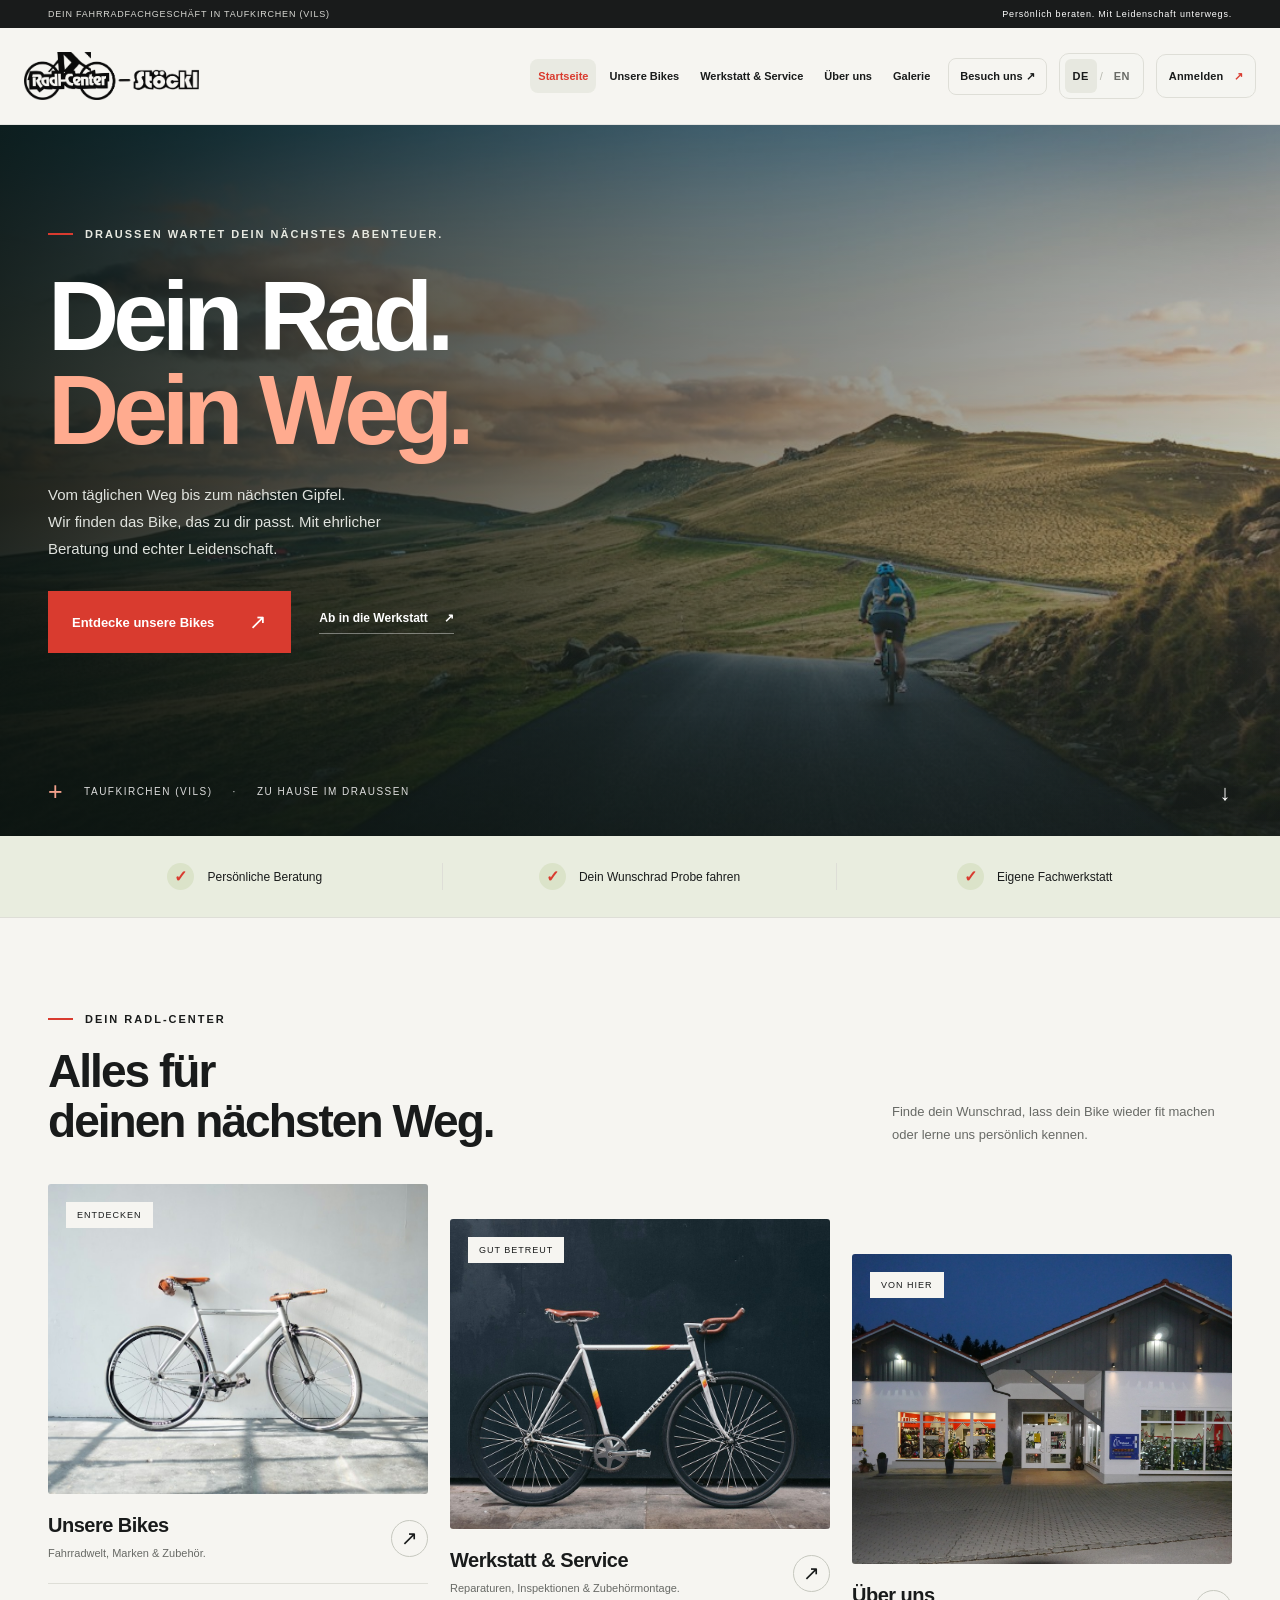
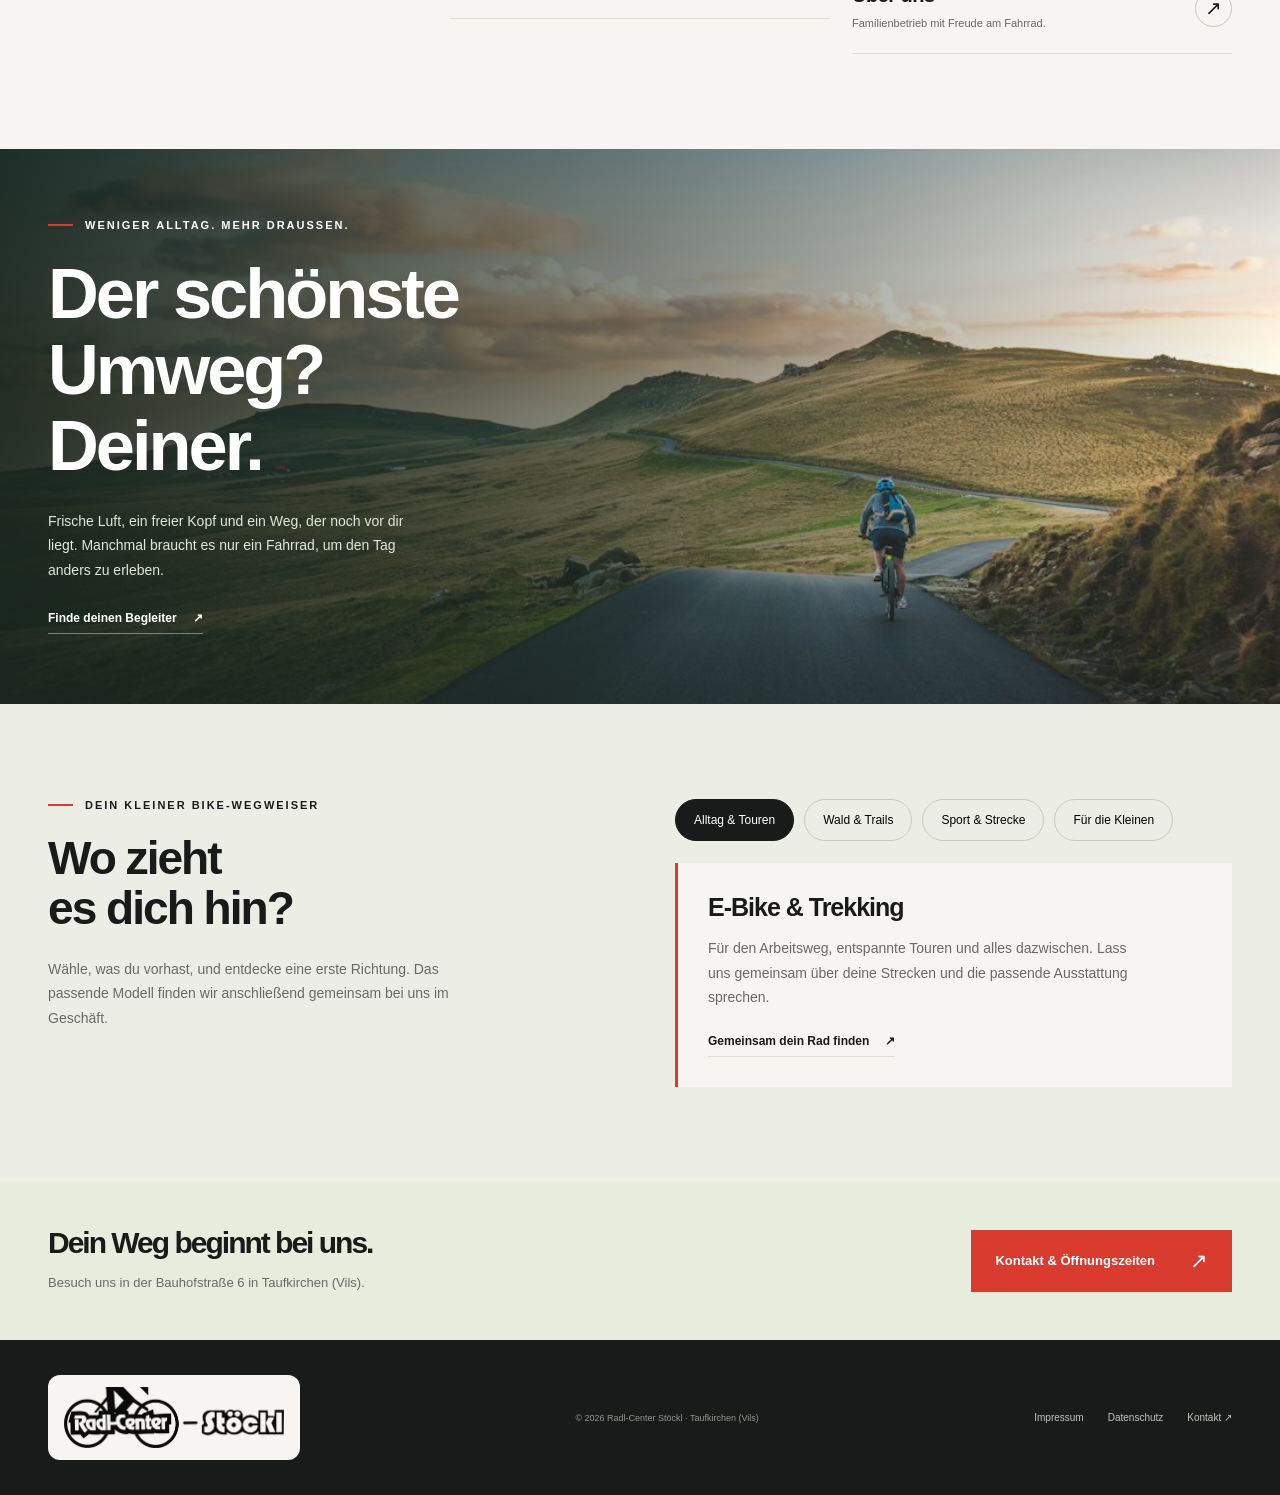
<file: Stöckl/index.html>
<!DOCTYPE html>
<html lang="de">
<head>
  <meta charset="utf-8">
  <meta name="viewport" content="width=device-width, initial-scale=1">
  <meta name="description" content="Radl-Center Stöckl in Taufkirchen (Vils): Fahrräder, persönliche Beratung und eigene Fachwerkstatt.">
  <meta name="theme-color" content="#191b1b">
  <title>Dein Rad. Dein Weg. — Radl-Center Stöckl</title>
  <link rel="stylesheet" href="assets/styles.css">
  <script src="assets/translations.js" defer></script><script src="assets/main.js" defer></script>
<noscript><style>@media(max-width:1000px){.nav{height:auto;flex-wrap:wrap;padding:16px 0}.menu{display:none}.nav-links{display:flex;position:static;flex-wrap:wrap;flex-direction:row;box-shadow:none;padding:8px 0;width:100%;max-height:none;overflow:visible}}</style></noscript></head>
<body>
  <a class="skip" href="#inhalt">Zum Inhalt</a>
  <div class="topline"><div class="wrap"><span>DEIN FAHRRADFACHGESCHÄFT IN TAUFKIRCHEN (VILS)</span><span>Persönlich beraten. Mit Leidenschaft unterwegs.</span></div></div>
  <header><div class="nav wrap">
    <a class="logo" href="index.html" aria-label="Radl-Center Stöckl Startseite"><img class="original-logo" src="assets/stoeckl-logo-original.jpg" alt="Radl-Center Stöckl" width="1772" height="494"></a>
    <button class="menu" type="button" aria-expanded="false" aria-controls="navigation">Menü <span aria-hidden="true">☰</span></button>
    <nav class="nav-links" id="navigation" aria-label="Hauptnavigation"><a href="index.html" aria-current="page">Startseite</a><a href="bikes.html">Unsere Bikes</a><a href="werkstatt.html">Werkstatt & Service</a><a href="ueber-uns.html">Über uns</a><a href="galerie.html">Galerie</a><a class="nav-contact" href="kontakt.html">Besuch uns <span aria-hidden="true">↗</span></a></nav>
<div class="language-switch" role="group" aria-label="Sprache auswählen"><button type="button" data-language="de" aria-pressed="true" lang="de" title="Deutsch">DE</button><span aria-hidden="true">/</span><button type="button" data-language="en" aria-pressed="false" lang="en" title="English">EN</button></div>
    <button type="button" class="account-open" aria-haspopup="dialog">Anmelden <span aria-hidden="true">↗</span></button>
  </div></header>
  <main id="inhalt"><section class="hero" aria-labelledby="hero-title"><img src="assets/ride.jpg" alt="Radfahrer in einer Hügellandschaft" fetchpriority="high"><div class="hero-inner wrap"><div class="eyebrow">Draußen wartet dein nächstes Abenteuer.</div><h1 id="hero-title">Dein Rad.<br><em>Dein Weg.</em></h1><p>Vom täglichen Weg bis zum nächsten Gipfel.<br>Wir finden das Bike, das zu dir passt. Mit ehrlicher Beratung und echter Leidenschaft.</p><div class="hero-actions"><a class="btn" href="bikes.html">Entdecke unsere Bikes <span class="arrow" aria-hidden="true">↗</span></a><a class="text-link" href="werkstatt.html">Ab in die Werkstatt <span aria-hidden="true">↗</span></a></div></div><div class="hero-bottom wrap"><div class="coordinates">TAUFKIRCHEN (VILS) <span>·</span> ZU HAUSE IM DRAUSSEN</div><a href="bikes.html" aria-label="Weiter zum Sortiment">↓</a></div></section><div class="intro-strip"><div class="wrap"><span><b class="check">✓</b> Persönliche Beratung</span><span><b class="check">✓</b> Dein Wunschrad Probe fahren</span><span><b class="check">✓</b> Eigene Fachwerkstatt</span></div></div>
<section class="wrap home-links"><div class="eyebrow">Dein Radl-Center</div><div class="section-head"><h2>Alles für<br>deinen nächsten Weg.</h2><p>Finde dein Wunschrad, lass dein Bike wieder fit machen oder lerne uns persönlich kennen.</p></div><div class="bike-grid"><a class="bike-card" href="bikes.html"><div class="card-img"><img src="assets/touring.jpg" alt="Fahrrad" loading="lazy"><span>ENTDECKEN</span></div><div class="card-copy"><div><h3>Unsere Bikes</h3><p>Fahrradwelt, Marken & Zubehör.</p></div><span class="circle-arrow">↗</span></div></a><a class="bike-card" href="werkstatt.html"><div class="card-img"><img src="assets/bike.jpg" alt="Fahrrad" loading="lazy"><span>GUT BETREUT</span></div><div class="card-copy"><div><h3>Werkstatt & Service</h3><p>Reparaturen, Inspektionen & Zubehörmontage.</p></div><span class="circle-arrow">↗</span></div></a><a class="bike-card" href="ueber-uns.html"><div class="card-img"><img src="assets/gallery-01.jpg" alt="Radl-Center Stöckl" loading="lazy"><span>VON HIER</span></div><div class="card-copy"><div><h3>Über uns</h3><p>Familienbetrieb mit Freude am Fahrrad.</p></div><span class="circle-arrow">↗</span></div></a></div></section>
<section class="ride-story"><img src="assets/ride.jpg" alt="Radfahrer in einer Hügellandschaft" loading="lazy"><div class="wrap"><div class="eyebrow">Weniger Alltag. Mehr draußen.</div><h2>Der schönste Umweg?<br>Deiner.</h2><p>Frische Luft, ein freier Kopf und ein Weg, der noch vor dir liegt. Manchmal braucht es nur ein Fahrrad, um den Tag anders zu erleben.</p><a class="text-link" href="bikes.html">Finde deinen Begleiter <span>↗</span></a></div></section>
<section class="bike-guide"><div class="wrap bike-guide-grid"><div><div class="eyebrow">Dein kleiner Bike-Wegweiser</div><h2>Wo zieht<br>es dich hin?</h2><p>Wähle, was du vorhast, und entdecke eine erste Richtung. Das passende Modell finden wir anschließend gemeinsam bei uns im Geschäft.</p></div><div><div class="guide-options" role="group" aria-label="Dein Einsatzbereich"><button type="button" data-ride="everyday" aria-pressed="true">Alltag & Touren</button><button type="button" data-ride="trails" aria-pressed="false">Wald & Trails</button><button type="button" data-ride="sport" aria-pressed="false">Sport & Strecke</button><button type="button" data-ride="family" aria-pressed="false">Für die Kleinen</button></div><div class="guide-result"><div aria-live="polite" aria-atomic="true"><h3 id="guide-title">E-Bike & Trekking</h3><p id="guide-description">Für den Arbeitsweg, entspannte Touren und alles dazwischen. Lass uns gemeinsam über deine Strecken und die passende Ausstattung sprechen.</p></div><a class="text-link" href="kontakt.html">Gemeinsam dein Rad finden <span>↗</span></a></div></div></div></section><aside class="callout"><div class="wrap"><div><h2>Dein Weg beginnt bei uns.</h2><p>Besuch uns in der Bauhofstraße 6 in Taufkirchen (Vils).</p></div><a class="btn" href="kontakt.html">Kontakt & Öffnungszeiten <span class="arrow">↗</span></a></div></aside></main>
  <footer><div class="wrap footer-inner"><a class="logo" href="index.html" aria-label="Zur Startseite"><img class="original-logo" src="assets/stoeckl-logo-original.jpg" alt="Radl-Center Stöckl" width="1772" height="494"></a><span class="copyright">© <span id="year">2026</span> Radl-Center Stöckl · Taufkirchen (Vils)</span><div class="legal"><a href="https://www.radl-center-stoeckl.de/about/">Impressum</a><a href="https://www.radl-center-stoeckl.de/j/privacy">Datenschutz</a><a href="kontakt.html">Kontakt ↗</a></div></div></footer>
<dialog class="account-dialog" aria-labelledby="account-title"><div class="account-header"><h2 id="account-title">Willkommen bei Stöckl.</h2><button type="button" class="account-close" aria-label="Anmeldefenster schließen">×</button></div><div class="account-switch" role="group" aria-label="Anmeldung oder Registrierung"><button type="button" data-account-mode="login" aria-pressed="true">Anmelden</button><button type="button" data-account-mode="register" aria-pressed="false">Registrieren</button></div><p class="account-note">Benutzerkonten sind noch nicht verfügbar. Die Anmeldung wird freigeschaltet, sobald der Anmeldedienst eingerichtet ist.</p><form id="account-form"><label id="account-name-label" hidden>Dein Name<input name="name" autocomplete="name" maxlength="100" disabled></label><label>E-Mail-Adresse<input type="email" name="email" autocomplete="username" required maxlength="254"></label><label>Passwort<input type="password" name="password" autocomplete="current-password" required minlength="8" maxlength="128"></label><p class="account-help" id="account-help">Mindestens 8 Zeichen.</p><button type="submit" class="btn" id="account-submit">Anmelden <span aria-hidden="true">↗</span></button><p id="account-message" role="status"></p></form><noscript>Das Anmeldefenster benötigt JavaScript. Benutzerkonten sind derzeit noch nicht verfügbar.</noscript></dialog></body>
</html>
</file>
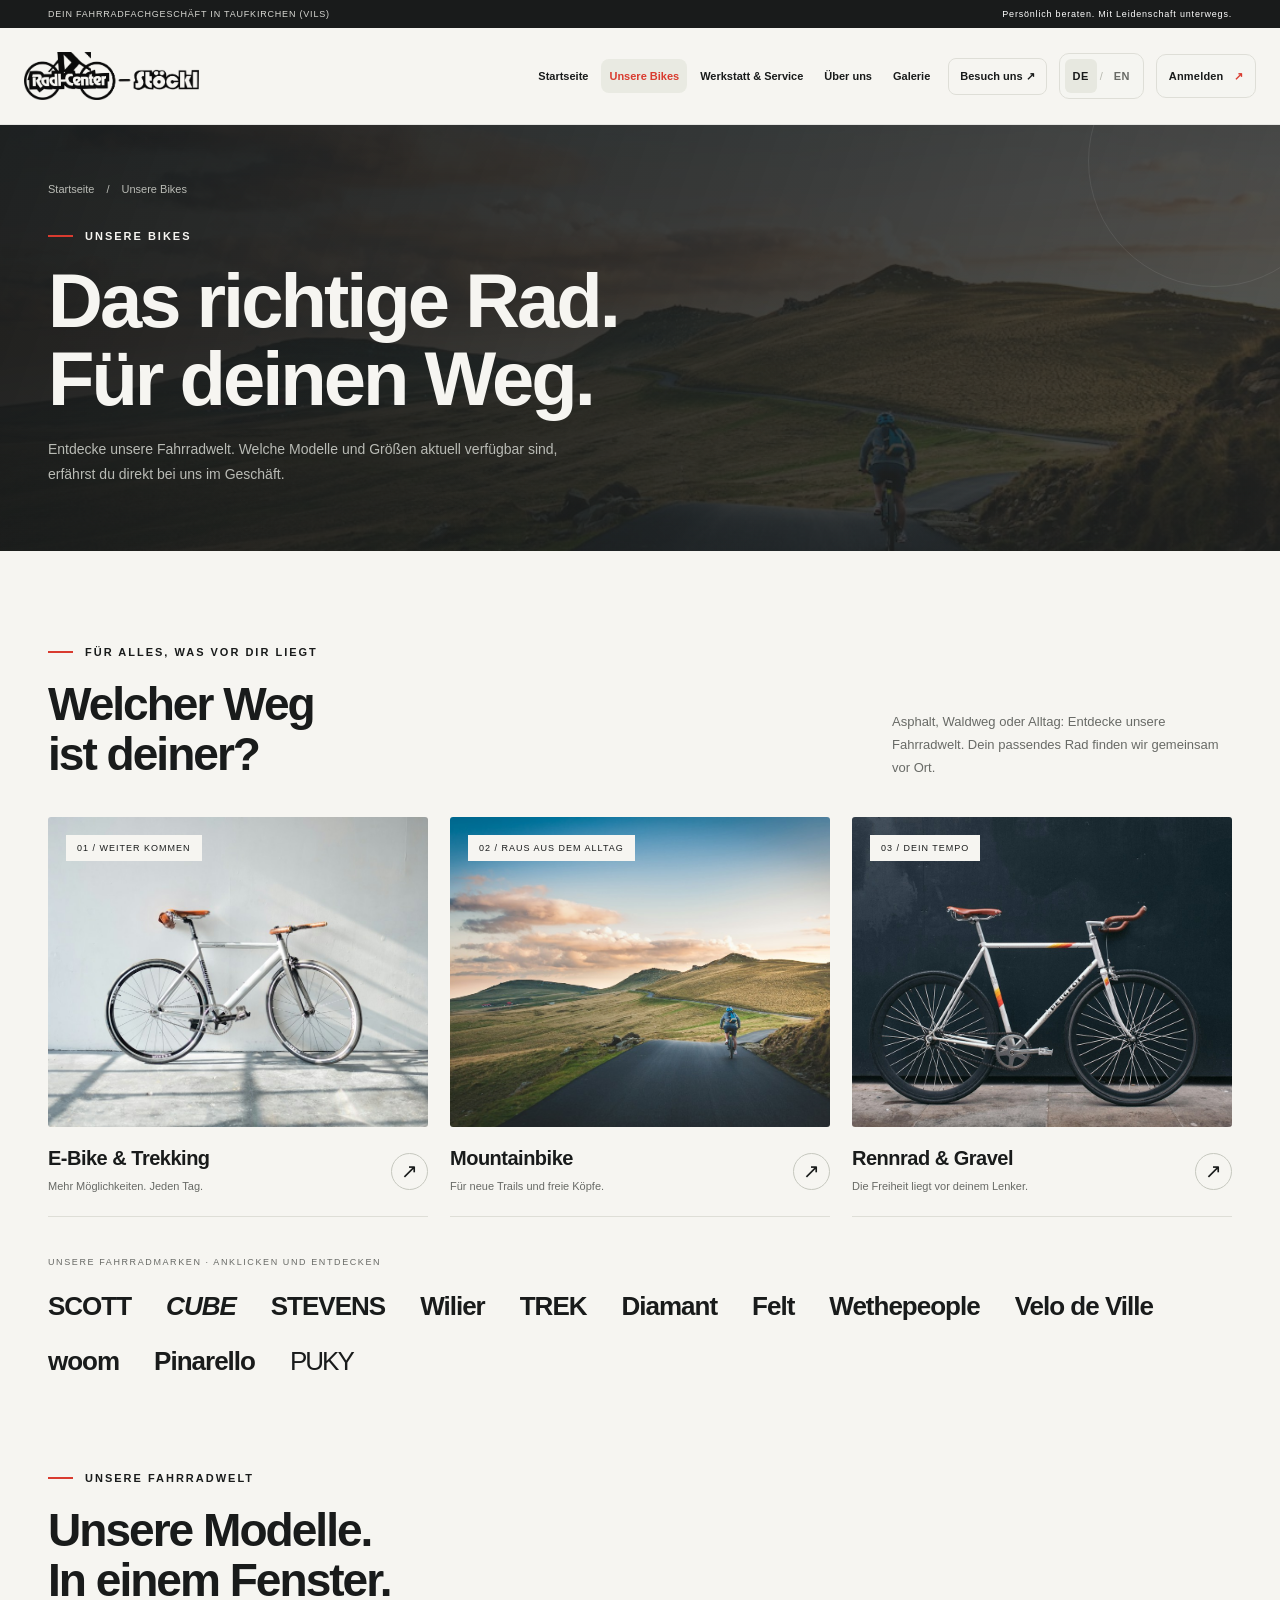
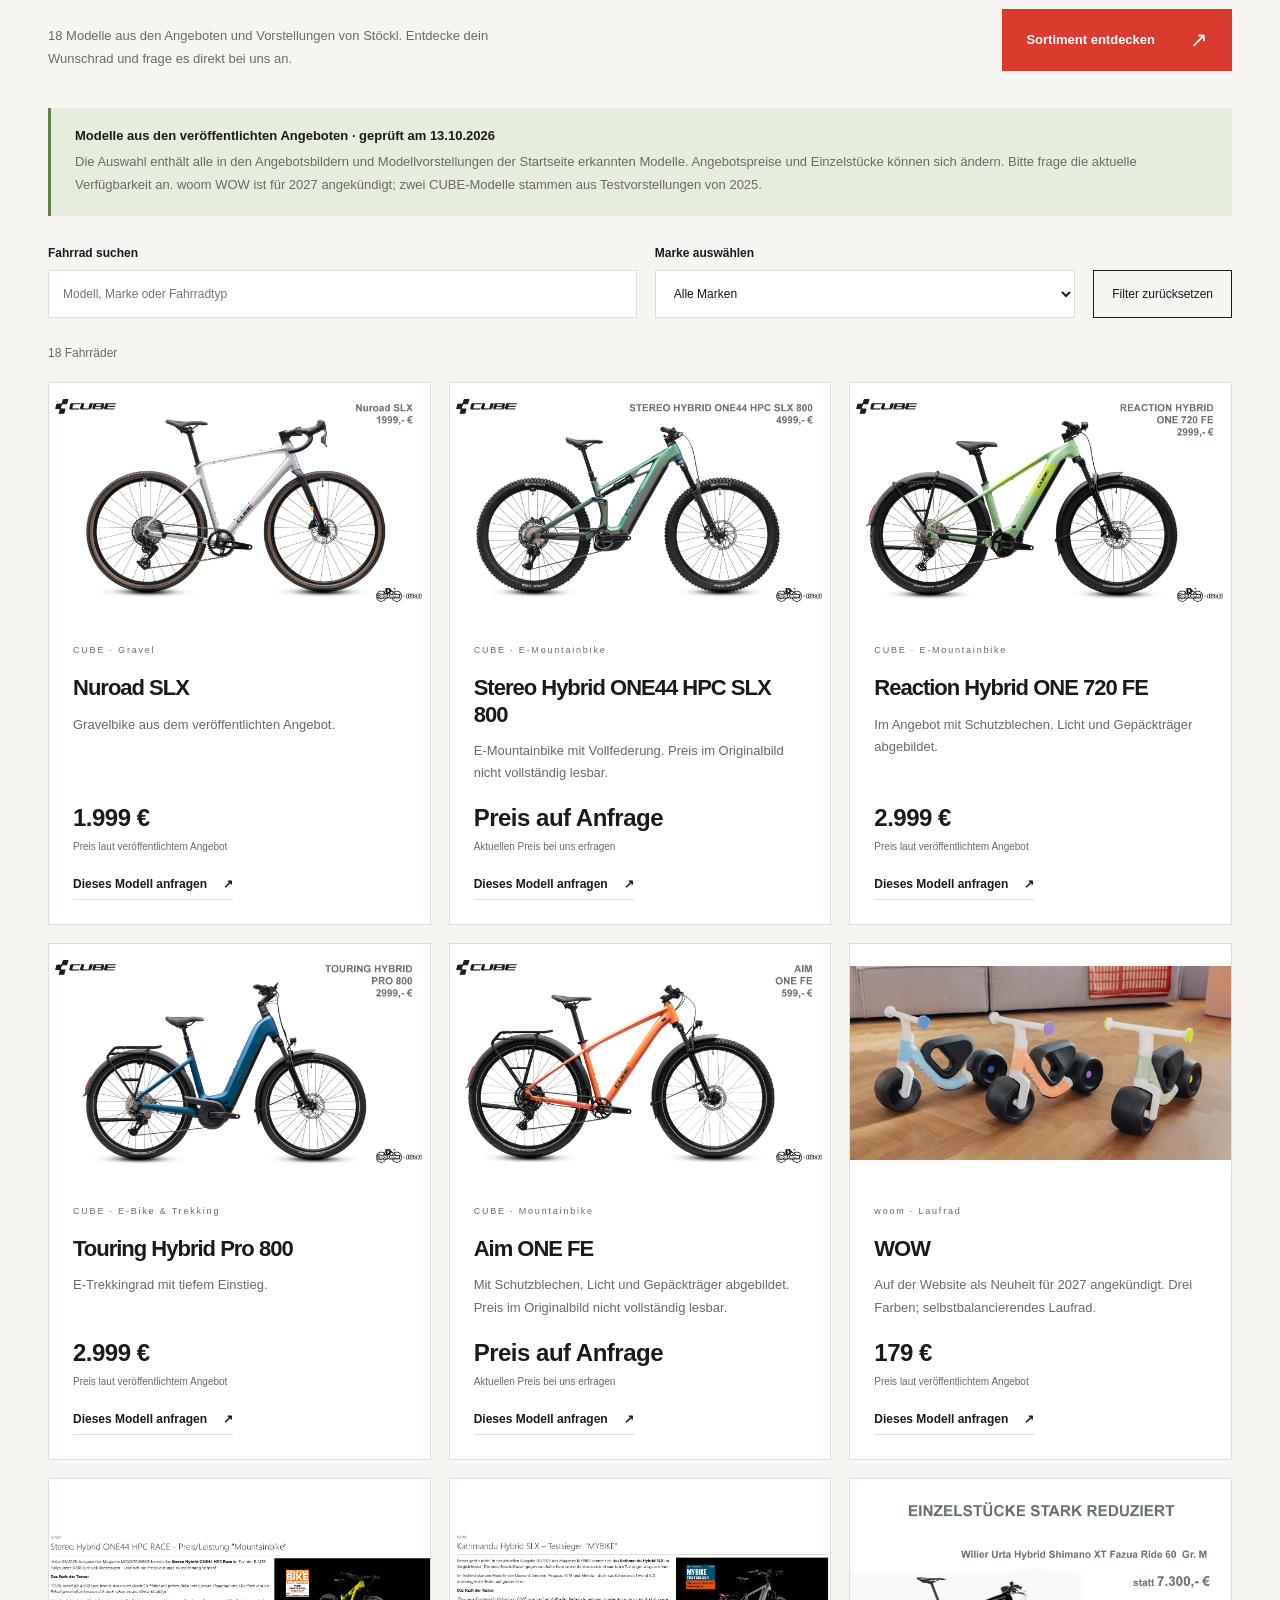
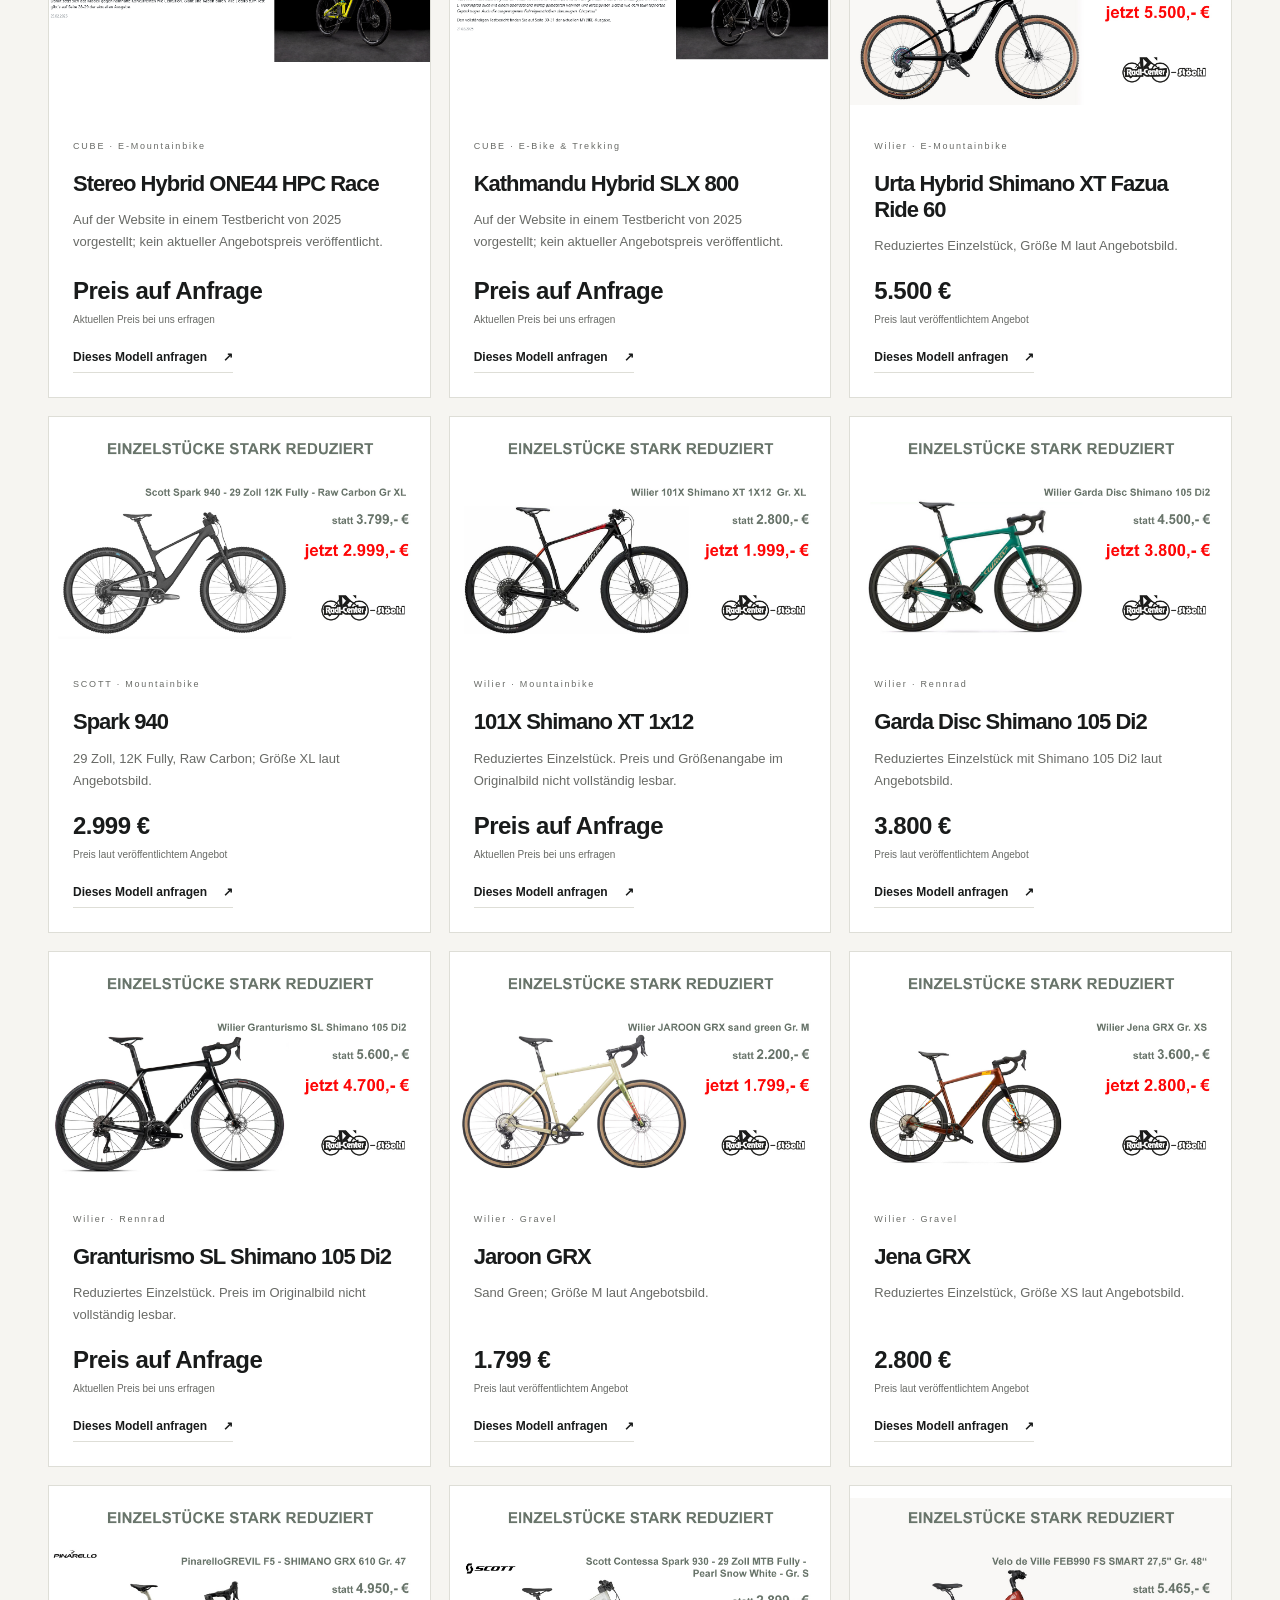
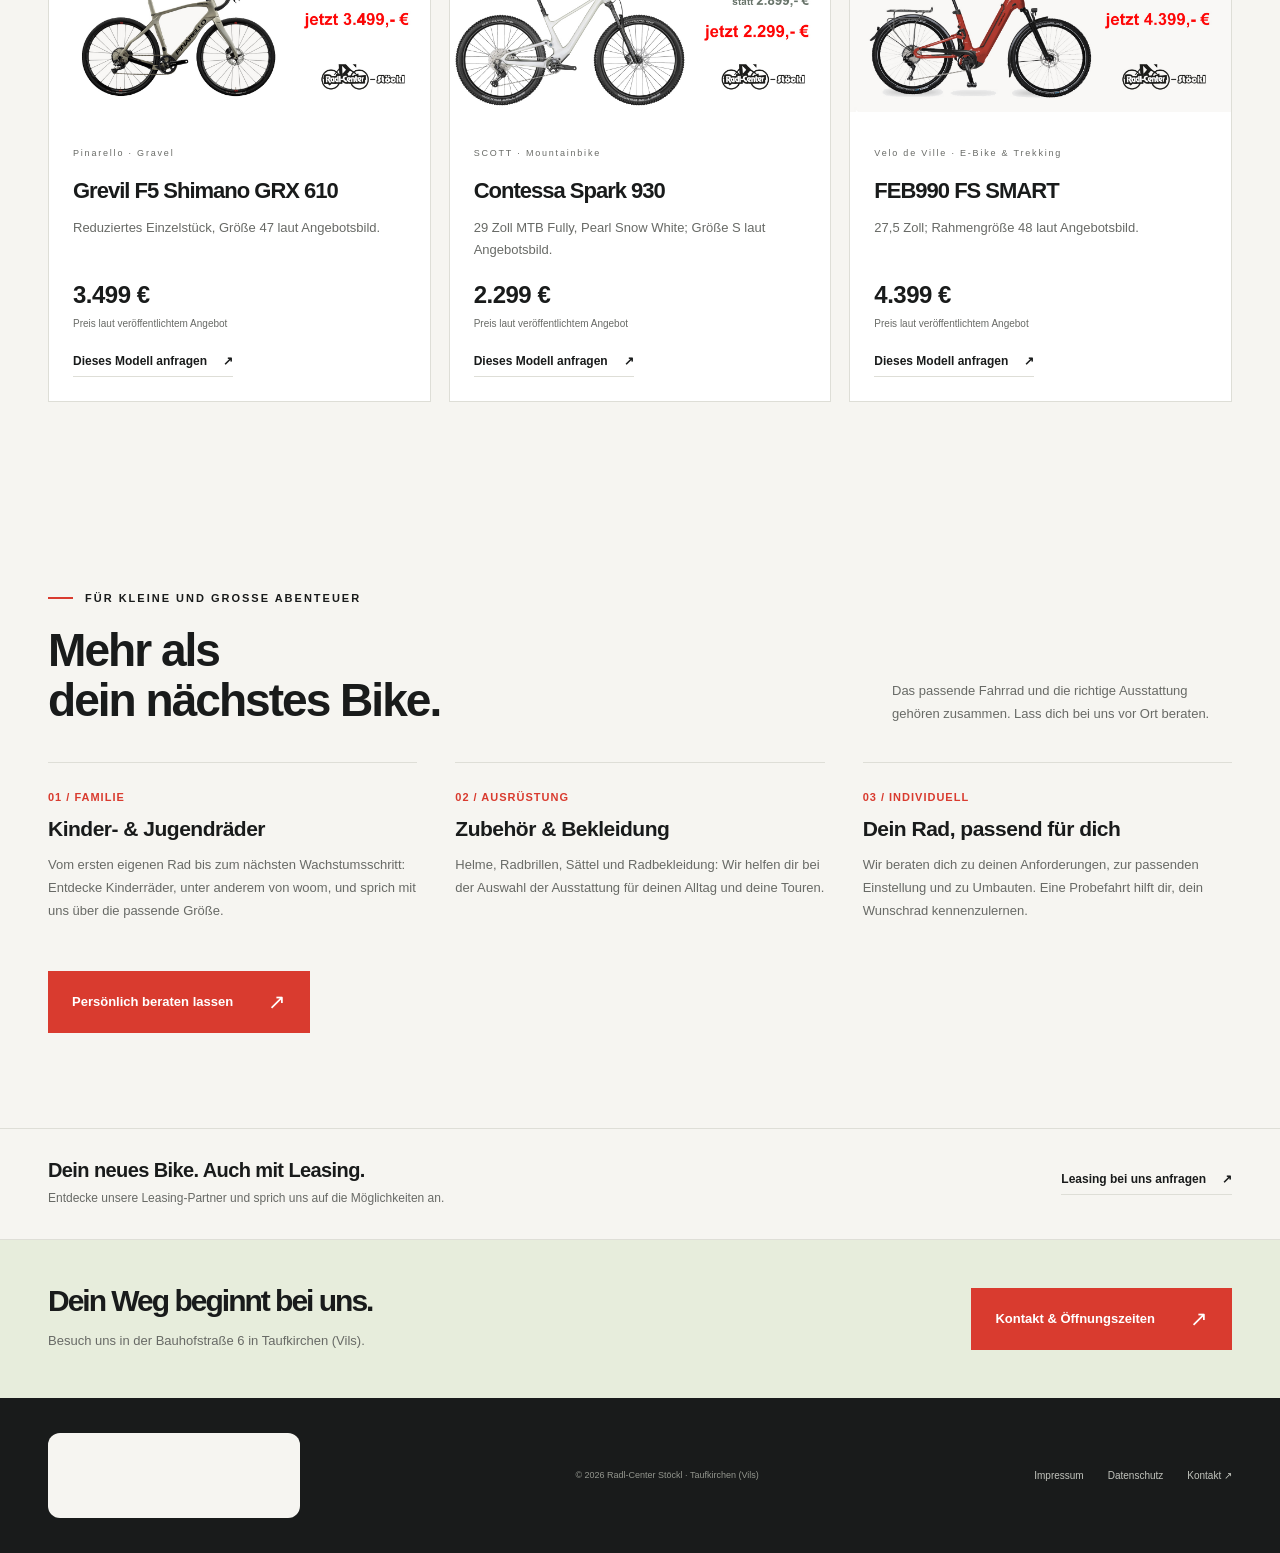
<file: Stöckl/bikes.html>
<!DOCTYPE html>
<html lang="de">
<head>
  <meta charset="utf-8">
  <meta name="viewport" content="width=device-width, initial-scale=1">
  <meta name="description" content="Entdecke die Fahrradwelt, ausgewählte Marken, Kinderräder und Zubehör beim Radl-Center Stöckl.">
  <meta name="theme-color" content="#191b1b">
  <title>Unsere Bikes & Marken — Radl-Center Stöckl</title>
  <link rel="stylesheet" href="assets/styles.css">
  <script src="assets/translations.js" defer></script><script src="assets/main.js" defer></script>
<noscript><style>@media(max-width:1000px){.nav{height:auto;flex-wrap:wrap;padding:16px 0}.menu{display:none}.nav-links{display:flex;position:static;flex-wrap:wrap;flex-direction:row;box-shadow:none;padding:8px 0;width:100%;max-height:none;overflow:visible}}</style></noscript></head>
<body>
  <a class="skip" href="#inhalt">Zum Inhalt</a>
  <div class="topline"><div class="wrap"><span>DEIN FAHRRADFACHGESCHÄFT IN TAUFKIRCHEN (VILS)</span><span>Persönlich beraten. Mit Leidenschaft unterwegs.</span></div></div>
  <header><div class="nav wrap">
    <a class="logo" href="index.html" aria-label="Radl-Center Stöckl Startseite"><img class="original-logo" src="assets/stoeckl-logo-original.jpg" alt="Radl-Center Stöckl" width="1772" height="494"></a>
    <button class="menu" type="button" aria-expanded="false" aria-controls="navigation">Menü <span aria-hidden="true">☰</span></button>
    <nav class="nav-links" id="navigation" aria-label="Hauptnavigation"><a href="index.html">Startseite</a><a href="bikes.html" aria-current="page">Unsere Bikes</a><a href="werkstatt.html">Werkstatt & Service</a><a href="ueber-uns.html">Über uns</a><a href="galerie.html">Galerie</a><a class="nav-contact" href="kontakt.html">Besuch uns <span aria-hidden="true">↗</span></a></nav>
<div class="language-switch" role="group" aria-label="Sprache auswählen"><button type="button" data-language="de" aria-pressed="true" lang="de" title="Deutsch">DE</button><span aria-hidden="true">/</span><button type="button" data-language="en" aria-pressed="false" lang="en" title="English">EN</button></div>
    <button type="button" class="account-open" aria-haspopup="dialog">Anmelden <span aria-hidden="true">↗</span></button>
  </div></header>
  <main id="inhalt"><section class="page-heading"><div class="wrap"><nav class="breadcrumbs" aria-label="Brotkrümelnavigation"><a href="index.html">Startseite</a><span aria-hidden="true">/</span><span>Unsere Bikes</span></nav><div class="eyebrow">Unsere Bikes</div><h1>Das richtige Rad.<br>Für deinen Weg.</h1><p>Entdecke unsere Fahrradwelt. Welche Modelle und Größen aktuell verfügbar sind, erfährst du direkt bei uns im Geschäft.</p></div></section><section id="bikes" class="wrap"><div class="eyebrow">Für alles, was vor dir liegt</div><div class="section-head"><h2>Welcher Weg<br>ist deiner?</h2><p>Asphalt, Waldweg oder Alltag: Entdecke unsere Fahrradwelt. Dein passendes Rad finden wir gemeinsam vor Ort.</p></div>
      <div class="bike-grid">
        <a class="bike-card" href="#sortiment" data-catalog-open><div class="card-img"><img src="assets/touring.jpg" alt="Sportliches Fahrrad für Touren und den Alltag" loading="lazy"><span>01 / WEITER KOMMEN</span></div><div class="card-copy"><div><h3>E-Bike & Trekking</h3><p>Mehr Möglichkeiten. Jeden Tag.</p></div><span class="circle-arrow" aria-hidden="true">↗</span></div></a>
        <a class="bike-card" href="#sortiment" data-catalog-open><div class="card-img"><img src="assets/ride.jpg" alt="Radfahrer unterwegs in einer Hügellandschaft" loading="lazy"><span>02 / RAUS AUS DEM ALLTAG</span></div><div class="card-copy"><div><h3>Mountainbike</h3><p>Für neue Trails und freie Köpfe.</p></div><span class="circle-arrow" aria-hidden="true">↗</span></div></a>
        <a class="bike-card" href="#sortiment" data-catalog-open><div class="card-img"><img src="assets/bike.jpg" alt="Leichtes sportliches Fahrrad" loading="lazy"><span>03 / DEIN TEMPO</span></div><div class="card-copy"><div><h3>Rennrad & Gravel</h3><p>Die Freiheit liegt vor deinem Lenker.</p></div><span class="circle-arrow" aria-hidden="true">↗</span></div></a>
      </div><div class="brands" id="marken"><div class="brands-label">Unsere Fahrradmarken · anklicken und entdecken</div><div class="brand-list"><a href="#sortiment" data-catalog-brand="SCOTT">SCOTT</a><a href="#sortiment" data-catalog-brand="CUBE">CUBE</a><a href="#sortiment" data-catalog-brand="STEVENS">STEVENS</a><a href="#sortiment" data-catalog-brand="Wilier">Wilier</a><a href="#sortiment" data-catalog-brand="TREK">TREK</a><a href="#sortiment" data-catalog-brand="Diamant">Diamant</a><a href="#sortiment" data-catalog-brand="Felt">Felt</a><a href="#sortiment" data-catalog-brand="Wethepeople">Wethepeople</a><a href="#sortiment" data-catalog-brand="Velo de Ville">Velo de Ville</a><a href="#sortiment" data-catalog-brand="woom">woom</a><a href="#sortiment" data-catalog-brand="Pinarello">Pinarello</a><a href="#sortiment" data-catalog-brand="PUKY">PUKY</a></div></div>
    </section><section class="wrap catalog-section" id="sortiment" aria-labelledby="catalog-title"><div class="eyebrow">Unsere Fahrradwelt</div><div class="section-head"><div><h2 id="catalog-title">Unsere Modelle.<br>In einem Fenster.</h2><p class="catalog-intro">18 Modelle aus den Angeboten und Vorstellungen von Stöckl. Entdecke dein Wunschrad und frage es direkt bei uns an.</p></div><a class="btn" href="#catalog-list" data-catalog-open>Sortiment entdecken <span class="arrow" aria-hidden="true">↗</span></a></div><div class="catalog-note"><strong>Modelle aus den veröffentlichten Angeboten · geprüft am 13.10.2026</strong><p>Die Auswahl enthält alle in den Angebotsbildern und Modellvorstellungen der Startseite erkannten Modelle. Angebotspreise und Einzelstücke können sich ändern. Bitte frage die aktuelle Verfügbarkeit an. woom WOW ist für 2027 angekündigt; zwei CUBE-Modelle stammen aus Testvorstellungen von 2025.</p></div><div id="catalog-content"><div class="catalog-tools"><label for="catalog-search">Fahrrad suchen<input id="catalog-search" type="search" placeholder="Modell, Marke oder Fahrradtyp" autocomplete="off"></label><label for="catalog-brand">Marke auswählen<select id="catalog-brand"><option value="">Alle Marken</option><option value="SCOTT">SCOTT</option><option value="CUBE">CUBE</option><option value="STEVENS">STEVENS</option><option value="Wilier">Wilier</option><option value="TREK">TREK</option><option value="Diamant">Diamant</option><option value="Felt">Felt</option><option value="Wethepeople">Wethepeople</option><option value="Velo de Ville">Velo de Ville</option><option value="woom">woom</option><option value="Pinarello">Pinarello</option><option value="PUKY">PUKY</option></select></label><button class="catalog-reset" type="button">Filter zurücksetzen</button></div><p class="catalog-count" id="catalog-count" aria-live="polite">18 Fahrräder</p><div class="catalog-grid" id="catalog-list"><article class="catalog-card product-card" data-brand="CUBE" data-type="Gravel" data-search="CUBE Nuroad SLX Gravel"><div class="product-image"><img src="assets/offer-06.jpg" alt="CUBE Nuroad SLX – Originalabbildung von Stöckl" loading="lazy"></div><div class="product-copy"><span class="catalog-label">CUBE · Gravel</span><h3>Nuroad SLX</h3><p>Gravelbike aus dem veröffentlichten Angebot.</p><strong class="product-price">1.999 €</strong><small class="product-price-note">Preis laut veröffentlichtem Angebot</small><a class="text-link" href="kontakt.html?modell=CUBE%20Nuroad%20SLX">Dieses Modell anfragen <span aria-hidden="true">↗</span></a></div></article><article class="catalog-card product-card" data-brand="CUBE" data-type="E-Mountainbike" data-search="CUBE Stereo Hybrid ONE44 HPC SLX 800 E-Mountainbike"><div class="product-image"><img src="assets/offer-07.jpg" alt="CUBE Stereo Hybrid ONE44 HPC SLX 800 – Originalabbildung von Stöckl" loading="lazy"></div><div class="product-copy"><span class="catalog-label">CUBE · E-Mountainbike</span><h3>Stereo Hybrid ONE44 HPC SLX 800</h3><p>E-Mountainbike mit Vollfederung. Preis im Originalbild nicht vollständig lesbar.</p><strong class="product-price">Preis auf Anfrage</strong><small class="product-price-note">Aktuellen Preis bei uns erfragen</small><a class="text-link" href="kontakt.html?modell=CUBE%20Stereo%20Hybrid%20ONE44%20HPC%20SLX%20800">Dieses Modell anfragen <span aria-hidden="true">↗</span></a></div></article><article class="catalog-card product-card" data-brand="CUBE" data-type="E-Mountainbike" data-search="CUBE Reaction Hybrid ONE 720 FE E-Mountainbike"><div class="product-image"><img src="assets/offer-08.jpg" alt="CUBE Reaction Hybrid ONE 720 FE – Originalabbildung von Stöckl" loading="lazy"></div><div class="product-copy"><span class="catalog-label">CUBE · E-Mountainbike</span><h3>Reaction Hybrid ONE 720 FE</h3><p>Im Angebot mit Schutzblechen, Licht und Gepäckträger abgebildet.</p><strong class="product-price">2.999 €</strong><small class="product-price-note">Preis laut veröffentlichtem Angebot</small><a class="text-link" href="kontakt.html?modell=CUBE%20Reaction%20Hybrid%20ONE%20720%20FE">Dieses Modell anfragen <span aria-hidden="true">↗</span></a></div></article><article class="catalog-card product-card" data-brand="CUBE" data-type="E-Bike & Trekking" data-search="CUBE Touring Hybrid Pro 800 E-Bike & Trekking"><div class="product-image"><img src="assets/offer-09.jpg" alt="CUBE Touring Hybrid Pro 800 – Originalabbildung von Stöckl" loading="lazy"></div><div class="product-copy"><span class="catalog-label">CUBE · E-Bike & Trekking</span><h3>Touring Hybrid Pro 800</h3><p>E-Trekkingrad mit tiefem Einstieg.</p><strong class="product-price">2.999 €</strong><small class="product-price-note">Preis laut veröffentlichtem Angebot</small><a class="text-link" href="kontakt.html?modell=CUBE%20Touring%20Hybrid%20Pro%20800">Dieses Modell anfragen <span aria-hidden="true">↗</span></a></div></article><article class="catalog-card product-card" data-brand="CUBE" data-type="Mountainbike" data-search="CUBE Aim ONE FE Mountainbike"><div class="product-image"><img src="assets/offer-10.jpg" alt="CUBE Aim ONE FE – Originalabbildung von Stöckl" loading="lazy"></div><div class="product-copy"><span class="catalog-label">CUBE · Mountainbike</span><h3>Aim ONE FE</h3><p>Mit Schutzblechen, Licht und Gepäckträger abgebildet. Preis im Originalbild nicht vollständig lesbar.</p><strong class="product-price">Preis auf Anfrage</strong><small class="product-price-note">Aktuellen Preis bei uns erfragen</small><a class="text-link" href="kontakt.html?modell=CUBE%20Aim%20ONE%20FE">Dieses Modell anfragen <span aria-hidden="true">↗</span></a></div></article><article class="catalog-card product-card" data-brand="woom" data-type="Laufrad" data-search="woom WOW Laufrad"><div class="product-image"><img src="assets/offer-14.png" alt="woom WOW – Originalabbildung von Stöckl" loading="lazy"></div><div class="product-copy"><span class="catalog-label">woom · Laufrad</span><h3>WOW</h3><p>Auf der Website als Neuheit für 2027 angekündigt. Drei Farben; selbstbalancierendes Laufrad.</p><strong class="product-price">179 €</strong><small class="product-price-note">Preis laut veröffentlichtem Angebot</small><a class="text-link" href="kontakt.html?modell=woom%20WOW">Dieses Modell anfragen <span aria-hidden="true">↗</span></a></div></article><article class="catalog-card product-card" data-brand="CUBE" data-type="E-Mountainbike" data-search="CUBE Stereo Hybrid ONE44 HPC Race E-Mountainbike"><div class="product-image"><img src="assets/offer-16.png" alt="CUBE Stereo Hybrid ONE44 HPC Race – Originalabbildung von Stöckl" loading="lazy"></div><div class="product-copy"><span class="catalog-label">CUBE · E-Mountainbike</span><h3>Stereo Hybrid ONE44 HPC Race</h3><p>Auf der Website in einem Testbericht von 2025 vorgestellt; kein aktueller Angebotspreis veröffentlicht.</p><strong class="product-price">Preis auf Anfrage</strong><small class="product-price-note">Aktuellen Preis bei uns erfragen</small><a class="text-link" href="kontakt.html?modell=CUBE%20Stereo%20Hybrid%20ONE44%20HPC%20Race">Dieses Modell anfragen <span aria-hidden="true">↗</span></a></div></article><article class="catalog-card product-card" data-brand="CUBE" data-type="E-Bike & Trekking" data-search="CUBE Kathmandu Hybrid SLX 800 E-Bike & Trekking"><div class="product-image"><img src="assets/offer-17.png" alt="CUBE Kathmandu Hybrid SLX 800 – Originalabbildung von Stöckl" loading="lazy"></div><div class="product-copy"><span class="catalog-label">CUBE · E-Bike & Trekking</span><h3>Kathmandu Hybrid SLX 800</h3><p>Auf der Website in einem Testbericht von 2025 vorgestellt; kein aktueller Angebotspreis veröffentlicht.</p><strong class="product-price">Preis auf Anfrage</strong><small class="product-price-note">Aktuellen Preis bei uns erfragen</small><a class="text-link" href="kontakt.html?modell=CUBE%20Kathmandu%20Hybrid%20SLX%20800">Dieses Modell anfragen <span aria-hidden="true">↗</span></a></div></article><article class="catalog-card product-card" data-brand="Wilier" data-type="E-Mountainbike" data-search="Wilier Urta Hybrid Shimano XT Fazua Ride 60 E-Mountainbike"><div class="product-image"><img src="assets/offer-18.jpg" alt="Wilier Urta Hybrid Shimano XT Fazua Ride 60 – Originalabbildung von Stöckl" loading="lazy"></div><div class="product-copy"><span class="catalog-label">Wilier · E-Mountainbike</span><h3>Urta Hybrid Shimano XT Fazua Ride 60</h3><p>Reduziertes Einzelstück, Größe M laut Angebotsbild.</p><strong class="product-price">5.500 €</strong><small class="product-price-note">Preis laut veröffentlichtem Angebot</small><a class="text-link" href="kontakt.html?modell=Wilier%20Urta%20Hybrid%20Shimano%20XT%20Fazua%20Ride%2060">Dieses Modell anfragen <span aria-hidden="true">↗</span></a></div></article><article class="catalog-card product-card" data-brand="SCOTT" data-type="Mountainbike" data-search="SCOTT Spark 940 Mountainbike"><div class="product-image"><img src="assets/offer-19.jpg" alt="SCOTT Spark 940 – Originalabbildung von Stöckl" loading="lazy"></div><div class="product-copy"><span class="catalog-label">SCOTT · Mountainbike</span><h3>Spark 940</h3><p>29 Zoll, 12K Fully, Raw Carbon; Größe XL laut Angebotsbild.</p><strong class="product-price">2.999 €</strong><small class="product-price-note">Preis laut veröffentlichtem Angebot</small><a class="text-link" href="kontakt.html?modell=SCOTT%20Spark%20940">Dieses Modell anfragen <span aria-hidden="true">↗</span></a></div></article><article class="catalog-card product-card" data-brand="Wilier" data-type="Mountainbike" data-search="Wilier 101X Shimano XT 1x12 Mountainbike"><div class="product-image"><img src="assets/offer-20.jpg" alt="Wilier 101X Shimano XT 1x12 – Originalabbildung von Stöckl" loading="lazy"></div><div class="product-copy"><span class="catalog-label">Wilier · Mountainbike</span><h3>101X Shimano XT 1x12</h3><p>Reduziertes Einzelstück. Preis und Größenangabe im Originalbild nicht vollständig lesbar.</p><strong class="product-price">Preis auf Anfrage</strong><small class="product-price-note">Aktuellen Preis bei uns erfragen</small><a class="text-link" href="kontakt.html?modell=Wilier%20101X%20Shimano%20XT%201x12">Dieses Modell anfragen <span aria-hidden="true">↗</span></a></div></article><article class="catalog-card product-card" data-brand="Wilier" data-type="Rennrad" data-search="Wilier Garda Disc Shimano 105 Di2 Rennrad"><div class="product-image"><img src="assets/offer-21.jpg" alt="Wilier Garda Disc Shimano 105 Di2 – Originalabbildung von Stöckl" loading="lazy"></div><div class="product-copy"><span class="catalog-label">Wilier · Rennrad</span><h3>Garda Disc Shimano 105 Di2</h3><p>Reduziertes Einzelstück mit Shimano 105 Di2 laut Angebotsbild.</p><strong class="product-price">3.800 €</strong><small class="product-price-note">Preis laut veröffentlichtem Angebot</small><a class="text-link" href="kontakt.html?modell=Wilier%20Garda%20Disc%20Shimano%20105%20Di2">Dieses Modell anfragen <span aria-hidden="true">↗</span></a></div></article><article class="catalog-card product-card" data-brand="Wilier" data-type="Rennrad" data-search="Wilier Granturismo SL Shimano 105 Di2 Rennrad"><div class="product-image"><img src="assets/offer-22.jpg" alt="Wilier Granturismo SL Shimano 105 Di2 – Originalabbildung von Stöckl" loading="lazy"></div><div class="product-copy"><span class="catalog-label">Wilier · Rennrad</span><h3>Granturismo SL Shimano 105 Di2</h3><p>Reduziertes Einzelstück. Preis im Originalbild nicht vollständig lesbar.</p><strong class="product-price">Preis auf Anfrage</strong><small class="product-price-note">Aktuellen Preis bei uns erfragen</small><a class="text-link" href="kontakt.html?modell=Wilier%20Granturismo%20SL%20Shimano%20105%20Di2">Dieses Modell anfragen <span aria-hidden="true">↗</span></a></div></article><article class="catalog-card product-card" data-brand="Wilier" data-type="Gravel" data-search="Wilier Jaroon GRX Gravel"><div class="product-image"><img src="assets/offer-23.jpg" alt="Wilier Jaroon GRX – Originalabbildung von Stöckl" loading="lazy"></div><div class="product-copy"><span class="catalog-label">Wilier · Gravel</span><h3>Jaroon GRX</h3><p>Sand Green; Größe M laut Angebotsbild.</p><strong class="product-price">1.799 €</strong><small class="product-price-note">Preis laut veröffentlichtem Angebot</small><a class="text-link" href="kontakt.html?modell=Wilier%20Jaroon%20GRX">Dieses Modell anfragen <span aria-hidden="true">↗</span></a></div></article><article class="catalog-card product-card" data-brand="Wilier" data-type="Gravel" data-search="Wilier Jena GRX Gravel"><div class="product-image"><img src="assets/offer-24.jpg" alt="Wilier Jena GRX – Originalabbildung von Stöckl" loading="lazy"></div><div class="product-copy"><span class="catalog-label">Wilier · Gravel</span><h3>Jena GRX</h3><p>Reduziertes Einzelstück, Größe XS laut Angebotsbild.</p><strong class="product-price">2.800 €</strong><small class="product-price-note">Preis laut veröffentlichtem Angebot</small><a class="text-link" href="kontakt.html?modell=Wilier%20Jena%20GRX">Dieses Modell anfragen <span aria-hidden="true">↗</span></a></div></article><article class="catalog-card product-card" data-brand="Pinarello" data-type="Gravel" data-search="Pinarello Grevil F5 Shimano GRX 610 Gravel"><div class="product-image"><img src="assets/offer-25.jpg" alt="Pinarello Grevil F5 Shimano GRX 610 – Originalabbildung von Stöckl" loading="lazy"></div><div class="product-copy"><span class="catalog-label">Pinarello · Gravel</span><h3>Grevil F5 Shimano GRX 610</h3><p>Reduziertes Einzelstück, Größe 47 laut Angebotsbild.</p><strong class="product-price">3.499 €</strong><small class="product-price-note">Preis laut veröffentlichtem Angebot</small><a class="text-link" href="kontakt.html?modell=Pinarello%20Grevil%20F5%20Shimano%20GRX%20610">Dieses Modell anfragen <span aria-hidden="true">↗</span></a></div></article><article class="catalog-card product-card" data-brand="SCOTT" data-type="Mountainbike" data-search="SCOTT Contessa Spark 930 Mountainbike"><div class="product-image"><img src="assets/offer-26.jpg" alt="SCOTT Contessa Spark 930 – Originalabbildung von Stöckl" loading="lazy"></div><div class="product-copy"><span class="catalog-label">SCOTT · Mountainbike</span><h3>Contessa Spark 930</h3><p>29 Zoll MTB Fully, Pearl Snow White; Größe S laut Angebotsbild.</p><strong class="product-price">2.299 €</strong><small class="product-price-note">Preis laut veröffentlichtem Angebot</small><a class="text-link" href="kontakt.html?modell=SCOTT%20Contessa%20Spark%20930">Dieses Modell anfragen <span aria-hidden="true">↗</span></a></div></article><article class="catalog-card product-card" data-brand="Velo de Ville" data-type="E-Bike & Trekking" data-search="Velo de Ville FEB990 FS SMART E-Bike & Trekking"><div class="product-image"><img src="assets/offer-27.jpg" alt="Velo de Ville FEB990 FS SMART – Originalabbildung von Stöckl" loading="lazy"></div><div class="product-copy"><span class="catalog-label">Velo de Ville · E-Bike & Trekking</span><h3>FEB990 FS SMART</h3><p>27,5 Zoll; Rahmengröße 48 laut Angebotsbild.</p><strong class="product-price">4.399 €</strong><small class="product-price-note">Preis laut veröffentlichtem Angebot</small><a class="text-link" href="kontakt.html?modell=Velo%20de%20Ville%20FEB990%20FS%20SMART">Dieses Modell anfragen <span aria-hidden="true">↗</span></a></div></article></div><p class="catalog-empty" hidden>Für diese Auswahl ist auf der Website kein konkretes Modell veröffentlicht. Setze die Filter zurück oder frage uns persönlich nach deinem Wunschrad.</p></div></section><section class="wrap"><div class="eyebrow">Für kleine und große Abenteuer</div><div class="section-head"><h2>Mehr als<br>dein nächstes Bike.</h2><p>Das passende Fahrrad und die richtige Ausstattung gehören zusammen. Lass dich bei uns vor Ort beraten.</p></div><div class="detail-grid"><article><span class="detail-number">01 / FAMILIE</span><h3>Kinder- & Jugendräder</h3><p>Vom ersten eigenen Rad bis zum nächsten Wachstumsschritt: Entdecke Kinderräder, unter anderem von woom, und sprich mit uns über die passende Größe.</p></article><article><span class="detail-number">02 / AUSRÜSTUNG</span><h3>Zubehör & Bekleidung</h3><p>Helme, Radbrillen, Sättel und Radbekleidung: Wir helfen dir bei der Auswahl der Ausstattung für deinen Alltag und deine Touren.</p></article><article><span class="detail-number">03 / INDIVIDUELL</span><h3>Dein Rad, passend für dich</h3><p>Wir beraten dich zu deinen Anforderungen, zur passenden Einstellung und zu Umbauten. Eine Probefahrt hilft dir, dein Wunschrad kennenzulernen.</p></article></div><div class="section-action"><a class="btn" href="kontakt.html">Persönlich beraten lassen <span class="arrow" aria-hidden="true">↗</span></a></div></section><aside class="leasing"><div class="wrap"><div><h3>Dein neues Bike. Auch mit Leasing.</h3><p>Entdecke unsere Leasing-Partner und sprich uns auf die Möglichkeiten an.</p></div><a class="text-link" href="kontakt.html">Leasing bei uns anfragen <span aria-hidden="true">↗</span></a></div></aside><aside class="callout"><div class="wrap"><div><h2>Dein Weg beginnt bei uns.</h2><p>Besuch uns in der Bauhofstraße 6 in Taufkirchen (Vils).</p></div><a class="btn" href="kontakt.html">Kontakt & Öffnungszeiten <span class="arrow" aria-hidden="true">↗</span></a></div></aside></main><dialog class="catalog-dialog" aria-labelledby="catalog-dialog-title"><div class="catalog-dialog-header"><div><div class="eyebrow">Radl-Center Stöckl</div><h2 id="catalog-dialog-title">Unsere Fahrräder</h2></div><button class="catalog-close" type="button" aria-label="Sortimentsfenster schließen">Schließen ×</button></div><p class="catalog-dialog-note">18 veröffentlichte Modelle · Angebotspreise laut Stöckl-Website · aktuelle Verfügbarkeit bitte anfragen.</p><div id="catalog-dialog-body"></div></dialog>
  <footer><div class="wrap footer-inner"><a class="logo" href="index.html" aria-label="Zur Startseite"><img class="original-logo" src="assets/stoeckl-logo-original.jpg" alt="Radl-Center Stöckl" width="1772" height="494"></a><span class="copyright">© <span id="year">2026</span> Radl-Center Stöckl · Taufkirchen (Vils)</span><div class="legal"><a href="https://www.radl-center-stoeckl.de/about/">Impressum</a><a href="https://www.radl-center-stoeckl.de/j/privacy">Datenschutz</a><a href="kontakt.html">Kontakt ↗</a></div></div></footer>
<dialog class="account-dialog" aria-labelledby="account-title"><div class="account-header"><h2 id="account-title">Willkommen bei Stöckl.</h2><button type="button" class="account-close" aria-label="Anmeldefenster schließen">×</button></div><div class="account-switch" role="group" aria-label="Anmeldung oder Registrierung"><button type="button" data-account-mode="login" aria-pressed="true">Anmelden</button><button type="button" data-account-mode="register" aria-pressed="false">Registrieren</button></div><p class="account-note">Benutzerkonten sind noch nicht verfügbar. Die Anmeldung wird freigeschaltet, sobald der Anmeldedienst eingerichtet ist.</p><form id="account-form"><label id="account-name-label" hidden>Dein Name<input name="name" autocomplete="name" maxlength="100" disabled></label><label>E-Mail-Adresse<input type="email" name="email" autocomplete="username" required maxlength="254"></label><label>Passwort<input type="password" name="password" autocomplete="current-password" required minlength="8" maxlength="128"></label><p class="account-help" id="account-help">Mindestens 8 Zeichen.</p><button type="submit" class="btn" id="account-submit">Anmelden <span aria-hidden="true">↗</span></button><p id="account-message" role="status"></p></form><noscript>Das Anmeldefenster benötigt JavaScript. Benutzerkonten sind derzeit noch nicht verfügbar.</noscript></dialog></body>
</html>
</file>
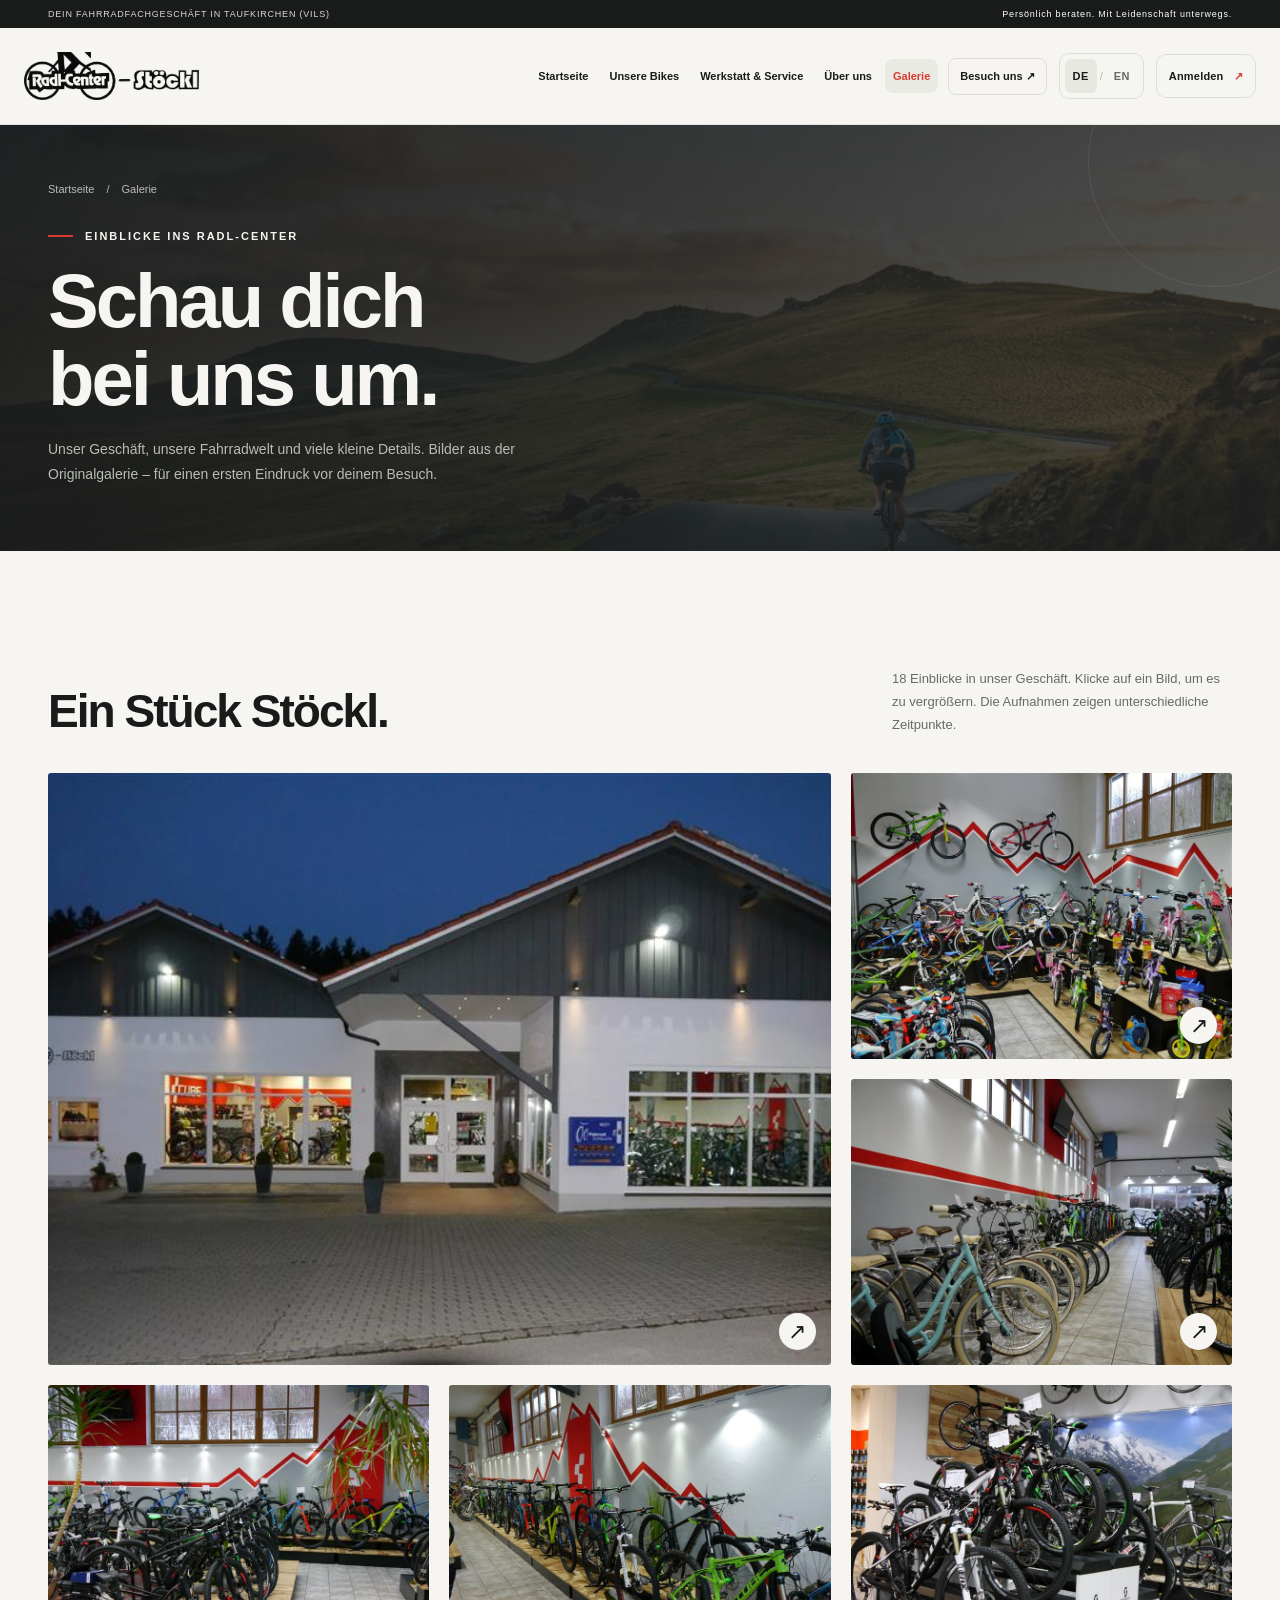
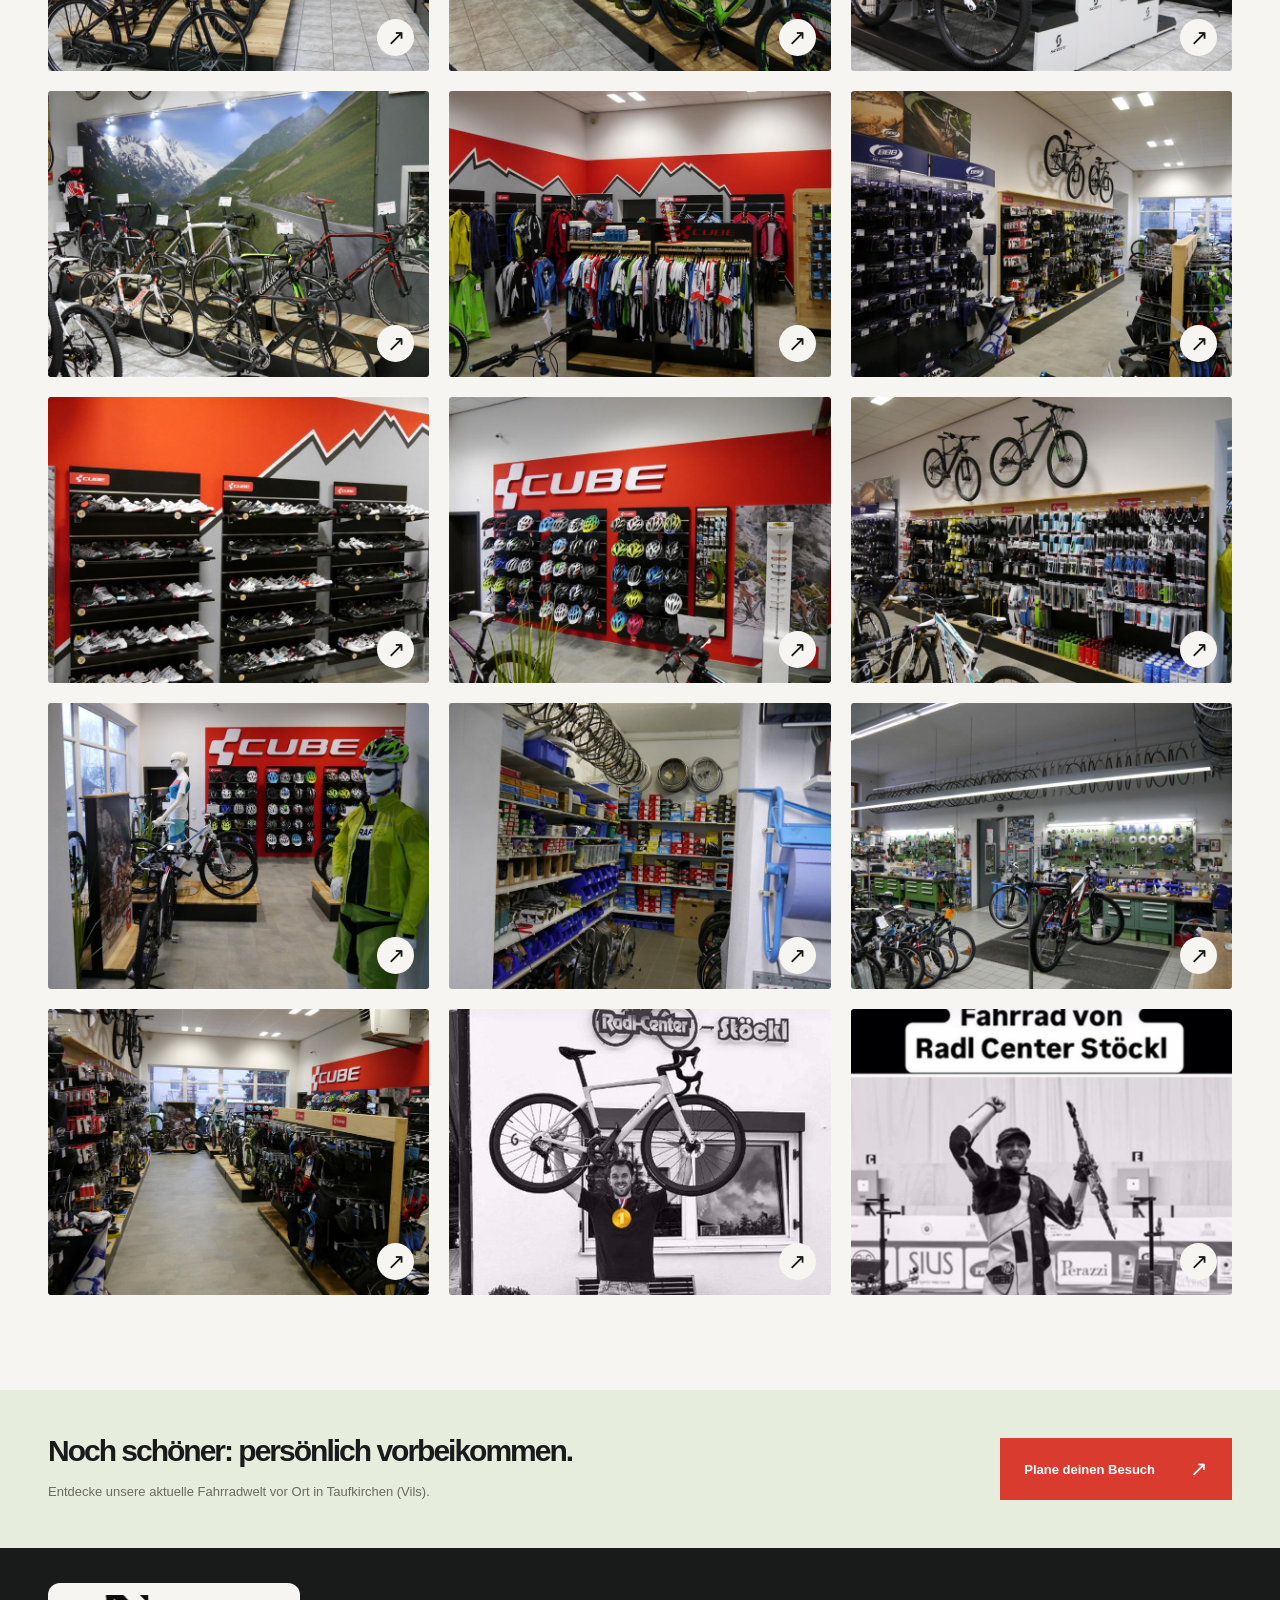
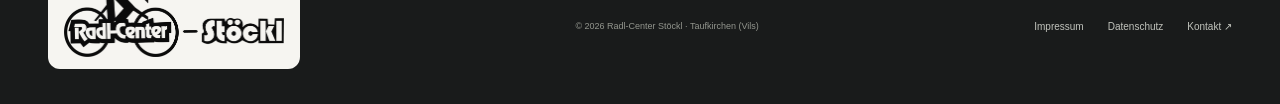
<file: Stöckl/galerie.html>
<!DOCTYPE html>
<html lang="de">
<head>
  <meta charset="utf-8">
  <meta name="viewport" content="width=device-width, initial-scale=1">
  <meta name="description" content="18 Einblicke in das Geschäft und die Fahrradwelt des Radl-Centers Stöckl in Taufkirchen (Vils).">
  <meta name="theme-color" content="#191b1b">
  <title>Galerie — Radl-Center Stöckl</title>
  <link rel="stylesheet" href="assets/styles.css">
  <script src="assets/translations.js" defer></script><script src="assets/main.js" defer></script>
<noscript><style>@media(max-width:1000px){.nav{height:auto;flex-wrap:wrap;padding:16px 0}.menu{display:none}.nav-links{display:flex;position:static;flex-wrap:wrap;flex-direction:row;box-shadow:none;padding:8px 0;width:100%;max-height:none;overflow:visible}}</style></noscript></head>
<body>
  <a class="skip" href="#inhalt">Zum Inhalt</a>
  <div class="topline"><div class="wrap"><span>DEIN FAHRRADFACHGESCHÄFT IN TAUFKIRCHEN (VILS)</span><span>Persönlich beraten. Mit Leidenschaft unterwegs.</span></div></div>
  <header><div class="nav wrap">
    <a class="logo" href="index.html" aria-label="Radl-Center Stöckl Startseite"><img class="original-logo" src="assets/stoeckl-logo-original.jpg" alt="Radl-Center Stöckl" width="1772" height="494"></a>
    <button class="menu" type="button" aria-expanded="false" aria-controls="navigation">Menü <span aria-hidden="true">☰</span></button>
    <nav class="nav-links" id="navigation" aria-label="Hauptnavigation"><a href="index.html">Startseite</a><a href="bikes.html">Unsere Bikes</a><a href="werkstatt.html">Werkstatt & Service</a><a href="ueber-uns.html">Über uns</a><a href="galerie.html" aria-current="page">Galerie</a><a class="nav-contact" href="kontakt.html">Besuch uns <span aria-hidden="true">↗</span></a></nav>
<div class="language-switch" role="group" aria-label="Sprache auswählen"><button type="button" data-language="de" aria-pressed="true" lang="de" title="Deutsch">DE</button><span aria-hidden="true">/</span><button type="button" data-language="en" aria-pressed="false" lang="en" title="English">EN</button></div>
    <button type="button" class="account-open" aria-haspopup="dialog">Anmelden <span aria-hidden="true">↗</span></button>
  </div></header>
  <main id="inhalt"><section class="page-heading"><div class="wrap"><nav class="breadcrumbs" aria-label="Brotkrümelnavigation"><a href="index.html">Startseite</a><span aria-hidden="true">/</span><span>Galerie</span></nav><div class="eyebrow">Einblicke ins Radl-Center</div><h1>Schau dich<br>bei uns um.</h1><p>Unser Geschäft, unsere Fahrradwelt und viele kleine Details. Bilder aus der Originalgalerie – für einen ersten Eindruck vor deinem Besuch.</p></div></section><section class="wrap"><div class="section-head"><h2>Ein Stück Stöckl.</h2><p>18 Einblicke in unser Geschäft. Klicke auf ein Bild, um es zu vergrößern. Die Aufnahmen zeigen unterschiedliche Zeitpunkte.</p></div><div class="gallery-grid"><a class="gallery-item" href="assets/gallery-01.jpg" data-gallery aria-label="Außenansicht des Radl-Centers Stöckl am Abend vergrößern"><img src="assets/thumb-gallery-01.jpg" alt="Außenansicht des Radl-Centers Stöckl am Abend" loading="lazy"><span class="gallery-zoom" aria-hidden="true">↗</span></a><a class="gallery-item" href="assets/gallery-02.jpg" data-gallery aria-label="Kinder- und Jugendräder im Radl-Center Stöckl vergrößern"><img src="assets/thumb-gallery-02.jpg" alt="Kinder- und Jugendräder im Radl-Center Stöckl" loading="lazy"><span class="gallery-zoom" aria-hidden="true">↗</span></a><a class="gallery-item" href="assets/gallery-03.jpg" data-gallery aria-label="Einblick in das Radl-Center Stöckl, Aufnahme 3 vergrößern"><img src="assets/thumb-gallery-03.jpg" alt="Einblick in das Radl-Center Stöckl, Aufnahme 3" loading="lazy"><span class="gallery-zoom" aria-hidden="true">↗</span></a><a class="gallery-item" href="assets/gallery-04.jpg" data-gallery aria-label="Einblick in das Radl-Center Stöckl, Aufnahme 4 vergrößern"><img src="assets/thumb-gallery-04.jpg" alt="Einblick in das Radl-Center Stöckl, Aufnahme 4" loading="lazy"><span class="gallery-zoom" aria-hidden="true">↗</span></a><a class="gallery-item" href="assets/gallery-05.jpg" data-gallery aria-label="Einblick in das Radl-Center Stöckl, Aufnahme 5 vergrößern"><img src="assets/thumb-gallery-05.jpg" alt="Einblick in das Radl-Center Stöckl, Aufnahme 5" loading="lazy"><span class="gallery-zoom" aria-hidden="true">↗</span></a><a class="gallery-item" href="assets/gallery-06.jpg" data-gallery aria-label="Einblick in das Radl-Center Stöckl, Aufnahme 6 vergrößern"><img src="assets/thumb-gallery-06.jpg" alt="Einblick in das Radl-Center Stöckl, Aufnahme 6" loading="lazy"><span class="gallery-zoom" aria-hidden="true">↗</span></a><a class="gallery-item" href="assets/gallery-07.jpg" data-gallery aria-label="Einblick in das Radl-Center Stöckl, Aufnahme 7 vergrößern"><img src="assets/thumb-gallery-07.jpg" alt="Einblick in das Radl-Center Stöckl, Aufnahme 7" loading="lazy"><span class="gallery-zoom" aria-hidden="true">↗</span></a><a class="gallery-item" href="assets/gallery-08.jpg" data-gallery aria-label="Einblick in das Radl-Center Stöckl, Aufnahme 8 vergrößern"><img src="assets/thumb-gallery-08.jpg" alt="Einblick in das Radl-Center Stöckl, Aufnahme 8" loading="lazy"><span class="gallery-zoom" aria-hidden="true">↗</span></a><a class="gallery-item" href="assets/gallery-09.jpg" data-gallery aria-label="Einblick in das Radl-Center Stöckl, Aufnahme 9 vergrößern"><img src="assets/thumb-gallery-09.jpg" alt="Einblick in das Radl-Center Stöckl, Aufnahme 9" loading="lazy"><span class="gallery-zoom" aria-hidden="true">↗</span></a><a class="gallery-item" href="assets/gallery-10.jpg" data-gallery aria-label="Einblick in das Radl-Center Stöckl, Aufnahme 10 vergrößern"><img src="assets/thumb-gallery-10.jpg" alt="Einblick in das Radl-Center Stöckl, Aufnahme 10" loading="lazy"><span class="gallery-zoom" aria-hidden="true">↗</span></a><a class="gallery-item" href="assets/gallery-11.jpg" data-gallery aria-label="Einblick in das Radl-Center Stöckl, Aufnahme 11 vergrößern"><img src="assets/thumb-gallery-11.jpg" alt="Einblick in das Radl-Center Stöckl, Aufnahme 11" loading="lazy"><span class="gallery-zoom" aria-hidden="true">↗</span></a><a class="gallery-item" href="assets/gallery-12.jpg" data-gallery aria-label="Einblick in das Radl-Center Stöckl, Aufnahme 12 vergrößern"><img src="assets/thumb-gallery-12.jpg" alt="Einblick in das Radl-Center Stöckl, Aufnahme 12" loading="lazy"><span class="gallery-zoom" aria-hidden="true">↗</span></a><a class="gallery-item" href="assets/gallery-13.jpg" data-gallery aria-label="Einblick in das Radl-Center Stöckl, Aufnahme 13 vergrößern"><img src="assets/thumb-gallery-13.jpg" alt="Einblick in das Radl-Center Stöckl, Aufnahme 13" loading="lazy"><span class="gallery-zoom" aria-hidden="true">↗</span></a><a class="gallery-item" href="assets/gallery-14.jpg" data-gallery aria-label="Einblick in das Radl-Center Stöckl, Aufnahme 14 vergrößern"><img src="assets/thumb-gallery-14.jpg" alt="Einblick in das Radl-Center Stöckl, Aufnahme 14" loading="lazy"><span class="gallery-zoom" aria-hidden="true">↗</span></a><a class="gallery-item" href="assets/gallery-15.jpg" data-gallery aria-label="Einblick in das Radl-Center Stöckl, Aufnahme 15 vergrößern"><img src="assets/thumb-gallery-15.jpg" alt="Einblick in das Radl-Center Stöckl, Aufnahme 15" loading="lazy"><span class="gallery-zoom" aria-hidden="true">↗</span></a><a class="gallery-item" href="assets/gallery-16.jpg" data-gallery aria-label="Einblick in das Radl-Center Stöckl, Aufnahme 16 vergrößern"><img src="assets/thumb-gallery-16.jpg" alt="Einblick in das Radl-Center Stöckl, Aufnahme 16" loading="lazy"><span class="gallery-zoom" aria-hidden="true">↗</span></a><a class="gallery-item" href="assets/gallery-17.jpg" data-gallery aria-label="Einblick in das Radl-Center Stöckl, Aufnahme 17 vergrößern"><img src="assets/thumb-gallery-17.jpg" alt="Einblick in das Radl-Center Stöckl, Aufnahme 17" loading="lazy"><span class="gallery-zoom" aria-hidden="true">↗</span></a><a class="gallery-item" href="assets/gallery-18.jpg" data-gallery aria-label="Einblick in das Radl-Center Stöckl, Aufnahme 18 vergrößern"><img src="assets/thumb-gallery-18.jpg" alt="Einblick in das Radl-Center Stöckl, Aufnahme 18" loading="lazy"><span class="gallery-zoom" aria-hidden="true">↗</span></a></div></section><aside class="callout"><div class="wrap"><div><h2>Noch schöner: persönlich vorbeikommen.</h2><p>Entdecke unsere aktuelle Fahrradwelt vor Ort in Taufkirchen (Vils).</p></div><a class="btn" href="kontakt.html">Plane deinen Besuch <span class="arrow" aria-hidden="true">↗</span></a></div></aside></main>
<dialog class="lightbox" aria-label="Vergrößerte Galerieansicht"><div class="lightbox-toolbar"><span id="gallery-count" aria-live="polite"></span><button type="button" data-close aria-label="Galerieansicht schließen">Schließen ×</button></div><figure><img id="lightbox-image" alt=""><figcaption id="lightbox-caption"></figcaption></figure><div class="lightbox-controls"><button type="button" data-prev aria-label="Vorheriges Bild">←</button><span>Pfeiltasten zum Blättern · Esc zum Schließen</span><button type="button" data-next aria-label="Nächstes Bild">→</button></div></dialog>
  <footer><div class="wrap footer-inner"><a class="logo" href="index.html" aria-label="Zur Startseite"><img class="original-logo" src="assets/stoeckl-logo-original.jpg" alt="Radl-Center Stöckl" width="1772" height="494"></a><span class="copyright">© <span id="year">2026</span> Radl-Center Stöckl · Taufkirchen (Vils)</span><div class="legal"><a href="https://www.radl-center-stoeckl.de/about/">Impressum</a><a href="https://www.radl-center-stoeckl.de/j/privacy">Datenschutz</a><a href="kontakt.html">Kontakt ↗</a></div></div></footer>
<dialog class="account-dialog" aria-labelledby="account-title"><div class="account-header"><h2 id="account-title">Willkommen bei Stöckl.</h2><button type="button" class="account-close" aria-label="Anmeldefenster schließen">×</button></div><div class="account-switch" role="group" aria-label="Anmeldung oder Registrierung"><button type="button" data-account-mode="login" aria-pressed="true">Anmelden</button><button type="button" data-account-mode="register" aria-pressed="false">Registrieren</button></div><p class="account-note">Benutzerkonten sind noch nicht verfügbar. Die Anmeldung wird freigeschaltet, sobald der Anmeldedienst eingerichtet ist.</p><form id="account-form"><label id="account-name-label" hidden>Dein Name<input name="name" autocomplete="name" maxlength="100" disabled></label><label>E-Mail-Adresse<input type="email" name="email" autocomplete="username" required maxlength="254"></label><label>Passwort<input type="password" name="password" autocomplete="current-password" required minlength="8" maxlength="128"></label><p class="account-help" id="account-help">Mindestens 8 Zeichen.</p><button type="submit" class="btn" id="account-submit">Anmelden <span aria-hidden="true">↗</span></button><p id="account-message" role="status"></p></form><noscript>Das Anmeldefenster benötigt JavaScript. Benutzerkonten sind derzeit noch nicht verfügbar.</noscript></dialog></body>
</html>
</file>
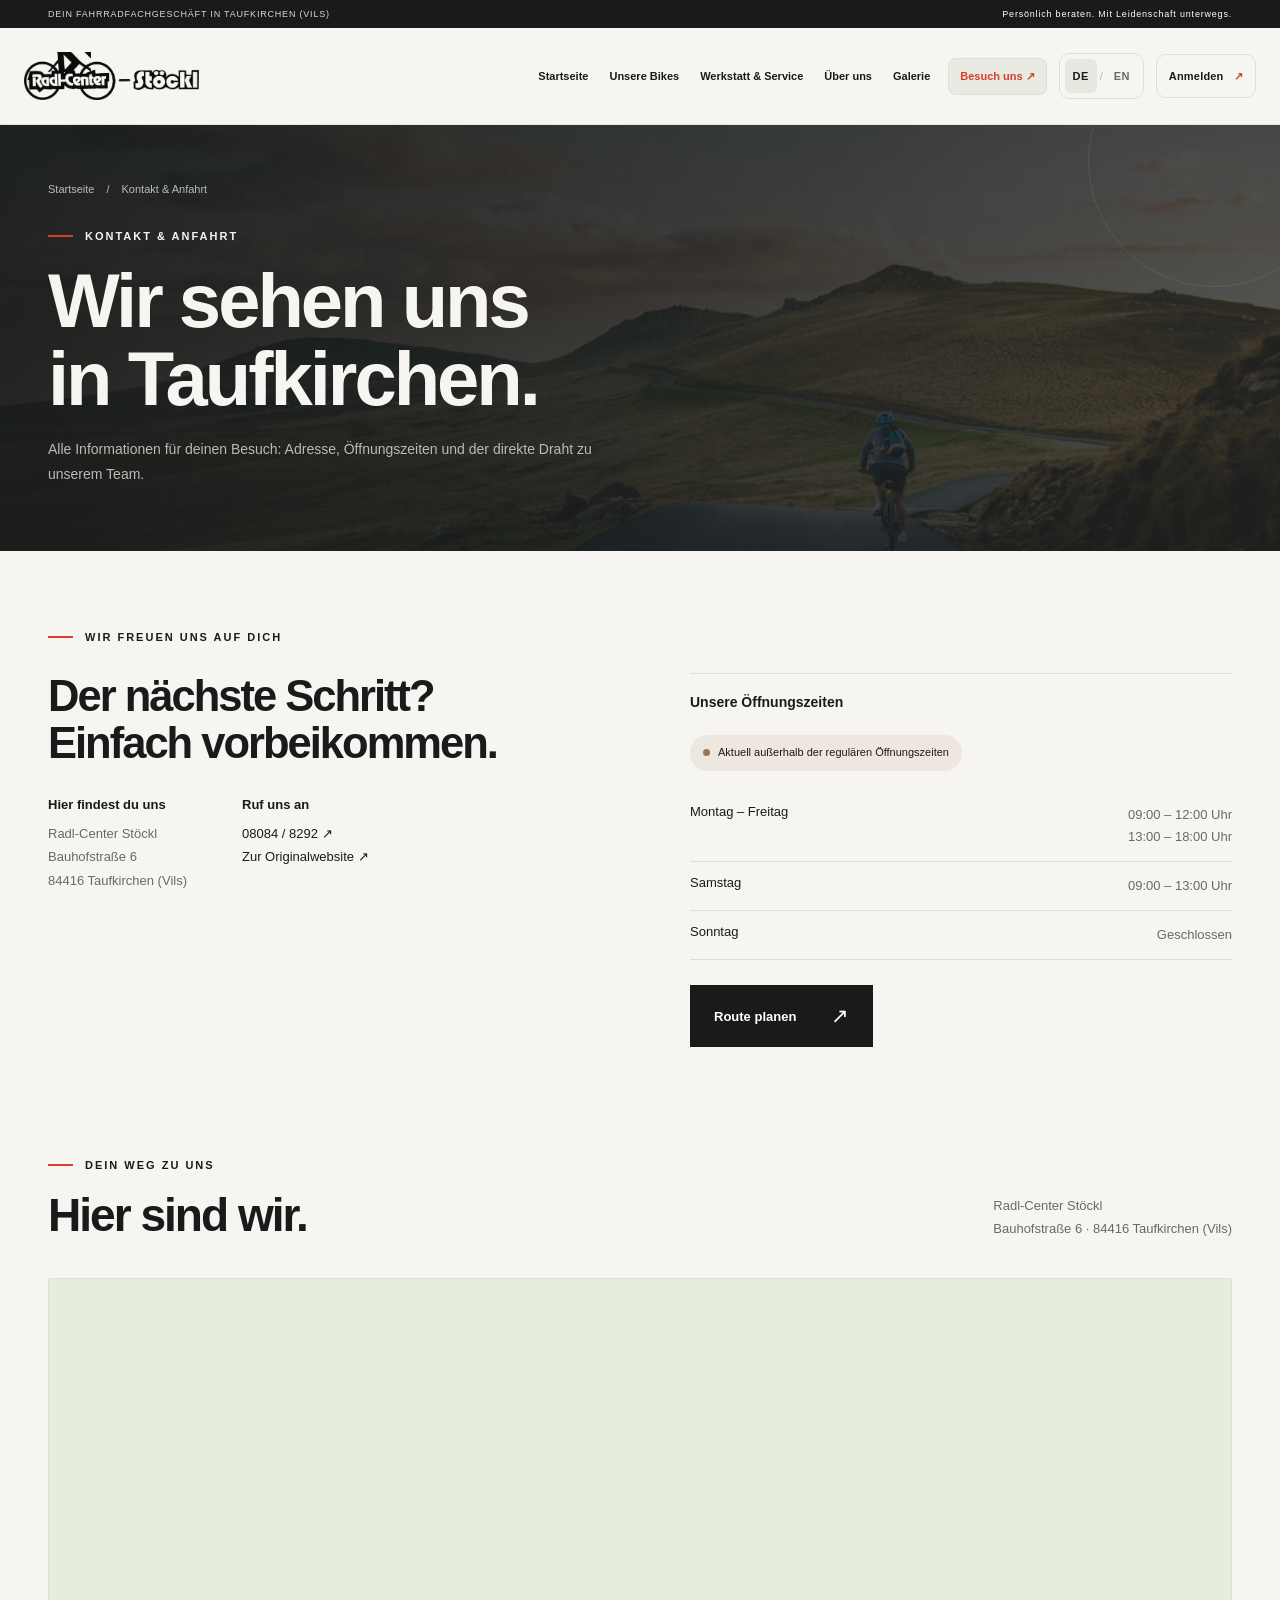
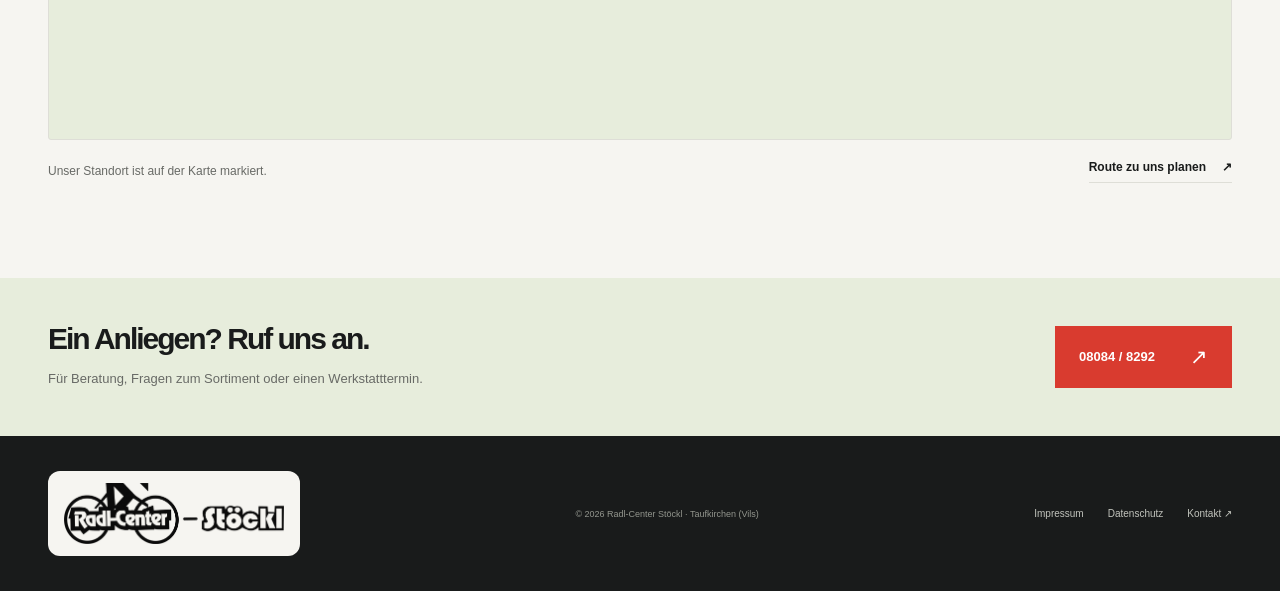
<file: Stöckl/kontakt.html>
<!DOCTYPE html>
<html lang="de">
<head>
  <meta charset="utf-8">
  <meta name="viewport" content="width=device-width, initial-scale=1">
  <meta name="description" content="Adresse, Öffnungszeiten und Telefon des Radl-Centers Stöckl in der Bauhofstraße 6, Taufkirchen (Vils).">
  <meta name="theme-color" content="#191b1b">
  <title>Kontakt & Anfahrt — Radl-Center Stöckl</title>
  <link rel="stylesheet" href="assets/styles.css">
  <script src="assets/translations.js" defer></script><script src="assets/main.js" defer></script>
<noscript><style>@media(max-width:1000px){.nav{height:auto;flex-wrap:wrap;padding:16px 0}.menu{display:none}.nav-links{display:flex;position:static;flex-wrap:wrap;flex-direction:row;box-shadow:none;padding:8px 0;width:100%;max-height:none;overflow:visible}}</style></noscript></head>
<body>
  <a class="skip" href="#inhalt">Zum Inhalt</a>
  <div class="topline"><div class="wrap"><span>DEIN FAHRRADFACHGESCHÄFT IN TAUFKIRCHEN (VILS)</span><span>Persönlich beraten. Mit Leidenschaft unterwegs.</span></div></div>
  <header><div class="nav wrap">
    <a class="logo" href="index.html" aria-label="Radl-Center Stöckl Startseite"><img class="original-logo" src="assets/stoeckl-logo-original.jpg" alt="Radl-Center Stöckl" width="1772" height="494"></a>
    <button class="menu" type="button" aria-expanded="false" aria-controls="navigation">Menü <span aria-hidden="true">☰</span></button>
    <nav class="nav-links" id="navigation" aria-label="Hauptnavigation"><a href="index.html">Startseite</a><a href="bikes.html">Unsere Bikes</a><a href="werkstatt.html">Werkstatt & Service</a><a href="ueber-uns.html">Über uns</a><a href="galerie.html">Galerie</a><a class="nav-contact" href="kontakt.html" aria-current="page">Besuch uns <span aria-hidden="true">↗</span></a></nav>
<div class="language-switch" role="group" aria-label="Sprache auswählen"><button type="button" data-language="de" aria-pressed="true" lang="de" title="Deutsch">DE</button><span aria-hidden="true">/</span><button type="button" data-language="en" aria-pressed="false" lang="en" title="English">EN</button></div>
    <button type="button" class="account-open" aria-haspopup="dialog">Anmelden <span aria-hidden="true">↗</span></button>
  </div></header>
  <main id="inhalt"><section class="page-heading"><div class="wrap"><nav class="breadcrumbs" aria-label="Brotkrümelnavigation"><a href="index.html">Startseite</a><span aria-hidden="true">/</span><span>Kontakt & Anfahrt</span></nav><div class="eyebrow">Kontakt & Anfahrt</div><h1>Wir sehen uns<br>in Taufkirchen.</h1><p>Alle Informationen für deinen Besuch: Adresse, Öffnungszeiten und der direkte Draht zu unserem Team.</p></div></section><section class="contact wrap" id="kontakt"><div class="eyebrow">Wir freuen uns auf dich</div><div class="contact-grid"><div><h2>Der nächste Schritt?<br>Einfach vorbeikommen.</h2><div class="contact-detail"><div><strong>Hier findest du uns</strong><address>Radl-Center Stöckl<br>Bauhofstraße 6<br>84416 Taufkirchen (Vils)</address></div><div><strong>Ruf uns an</strong><a href="tel:+4980848292">08084 / 8292 ↗</a><a href="https://www.radl-center-stoeckl.de/">Zur Originalwebsite ↗</a></div></div></div><div class="hours"><h3>Unsere Öffnungszeiten</h3><div class="live-status" id="shop-status">Reguläre Öffnungszeiten · Feiertage können abweichen</div><div class="hours-row"><span>Montag – Freitag</span><span>09:00 – 12:00 Uhr<br>13:00 – 18:00 Uhr</span></div><div class="hours-row"><span>Samstag</span><span>09:00 – 13:00 Uhr</span></div><div class="hours-row"><span>Sonntag</span><span>Geschlossen</span></div><a class="btn" href="https://www.google.com/maps/dir/?api=1&amp;destination=Radl-Center+St%C3%B6ckl%2C+Bauhofstra%C3%9Fe+6%2C+84416+Taufkirchen+%28Vils%29">Route planen <span class="arrow" aria-hidden="true">↗</span></a></div></div></section><section class="location-section wrap" aria-labelledby="location-title"><div class="section-head"><div><div class="eyebrow">Dein Weg zu uns</div><h2 id="location-title">Hier sind wir.</h2></div><p>Radl-Center Stöckl<br>Bauhofstraße 6 · 84416 Taufkirchen (Vils)</p></div><div class="location-map"><iframe src="https://www.google.com/maps?q=Radl-Center%20St%C3%B6ckl%2C%20Bauhofstra%C3%9Fe%206%2C%2084416%20Taufkirchen%20%28Vils%29&amp;z=16&amp;output=embed" title="Karte mit dem Standort des Radl-Centers Stöckl, Bauhofstraße 6 in Taufkirchen (Vils)" width="1240" height="460" loading="lazy" referrerpolicy="no-referrer-when-downgrade" allowfullscreen></iframe></div><div class="location-caption"><span>Unser Standort ist auf der Karte markiert.</span><a class="text-link" href="https://www.google.com/maps/dir/?api=1&amp;destination=Radl-Center+St%C3%B6ckl%2C+Bauhofstra%C3%9Fe+6%2C+84416+Taufkirchen+%28Vils%29" target="_blank" rel="noopener noreferrer">Route zu uns planen <span aria-hidden="true">↗</span></a></div></section><aside class="callout"><div class="wrap"><div><h2>Ein Anliegen? Ruf uns an.</h2><p>Für Beratung, Fragen zum Sortiment oder einen Werkstatttermin.</p></div><a class="btn" href="tel:+4980848292">08084 / 8292 <span class="arrow" aria-hidden="true">↗</span></a></div></aside></main>
  <footer><div class="wrap footer-inner"><a class="logo" href="index.html" aria-label="Zur Startseite"><img class="original-logo" src="assets/stoeckl-logo-original.jpg" alt="Radl-Center Stöckl" width="1772" height="494"></a><span class="copyright">© <span id="year">2026</span> Radl-Center Stöckl · Taufkirchen (Vils)</span><div class="legal"><a href="https://www.radl-center-stoeckl.de/about/">Impressum</a><a href="https://www.radl-center-stoeckl.de/j/privacy">Datenschutz</a><a href="kontakt.html">Kontakt ↗</a></div></div></footer>
<dialog class="account-dialog" aria-labelledby="account-title"><div class="account-header"><h2 id="account-title">Willkommen bei Stöckl.</h2><button type="button" class="account-close" aria-label="Anmeldefenster schließen">×</button></div><div class="account-switch" role="group" aria-label="Anmeldung oder Registrierung"><button type="button" data-account-mode="login" aria-pressed="true">Anmelden</button><button type="button" data-account-mode="register" aria-pressed="false">Registrieren</button></div><p class="account-note">Benutzerkonten sind noch nicht verfügbar. Die Anmeldung wird freigeschaltet, sobald der Anmeldedienst eingerichtet ist.</p><form id="account-form"><label id="account-name-label" hidden>Dein Name<input name="name" autocomplete="name" maxlength="100" disabled></label><label>E-Mail-Adresse<input type="email" name="email" autocomplete="username" required maxlength="254"></label><label>Passwort<input type="password" name="password" autocomplete="current-password" required minlength="8" maxlength="128"></label><p class="account-help" id="account-help">Mindestens 8 Zeichen.</p><button type="submit" class="btn" id="account-submit">Anmelden <span aria-hidden="true">↗</span></button><p id="account-message" role="status"></p></form><noscript>Das Anmeldefenster benötigt JavaScript. Benutzerkonten sind derzeit noch nicht verfügbar.</noscript></dialog></body>
</html>
</file>
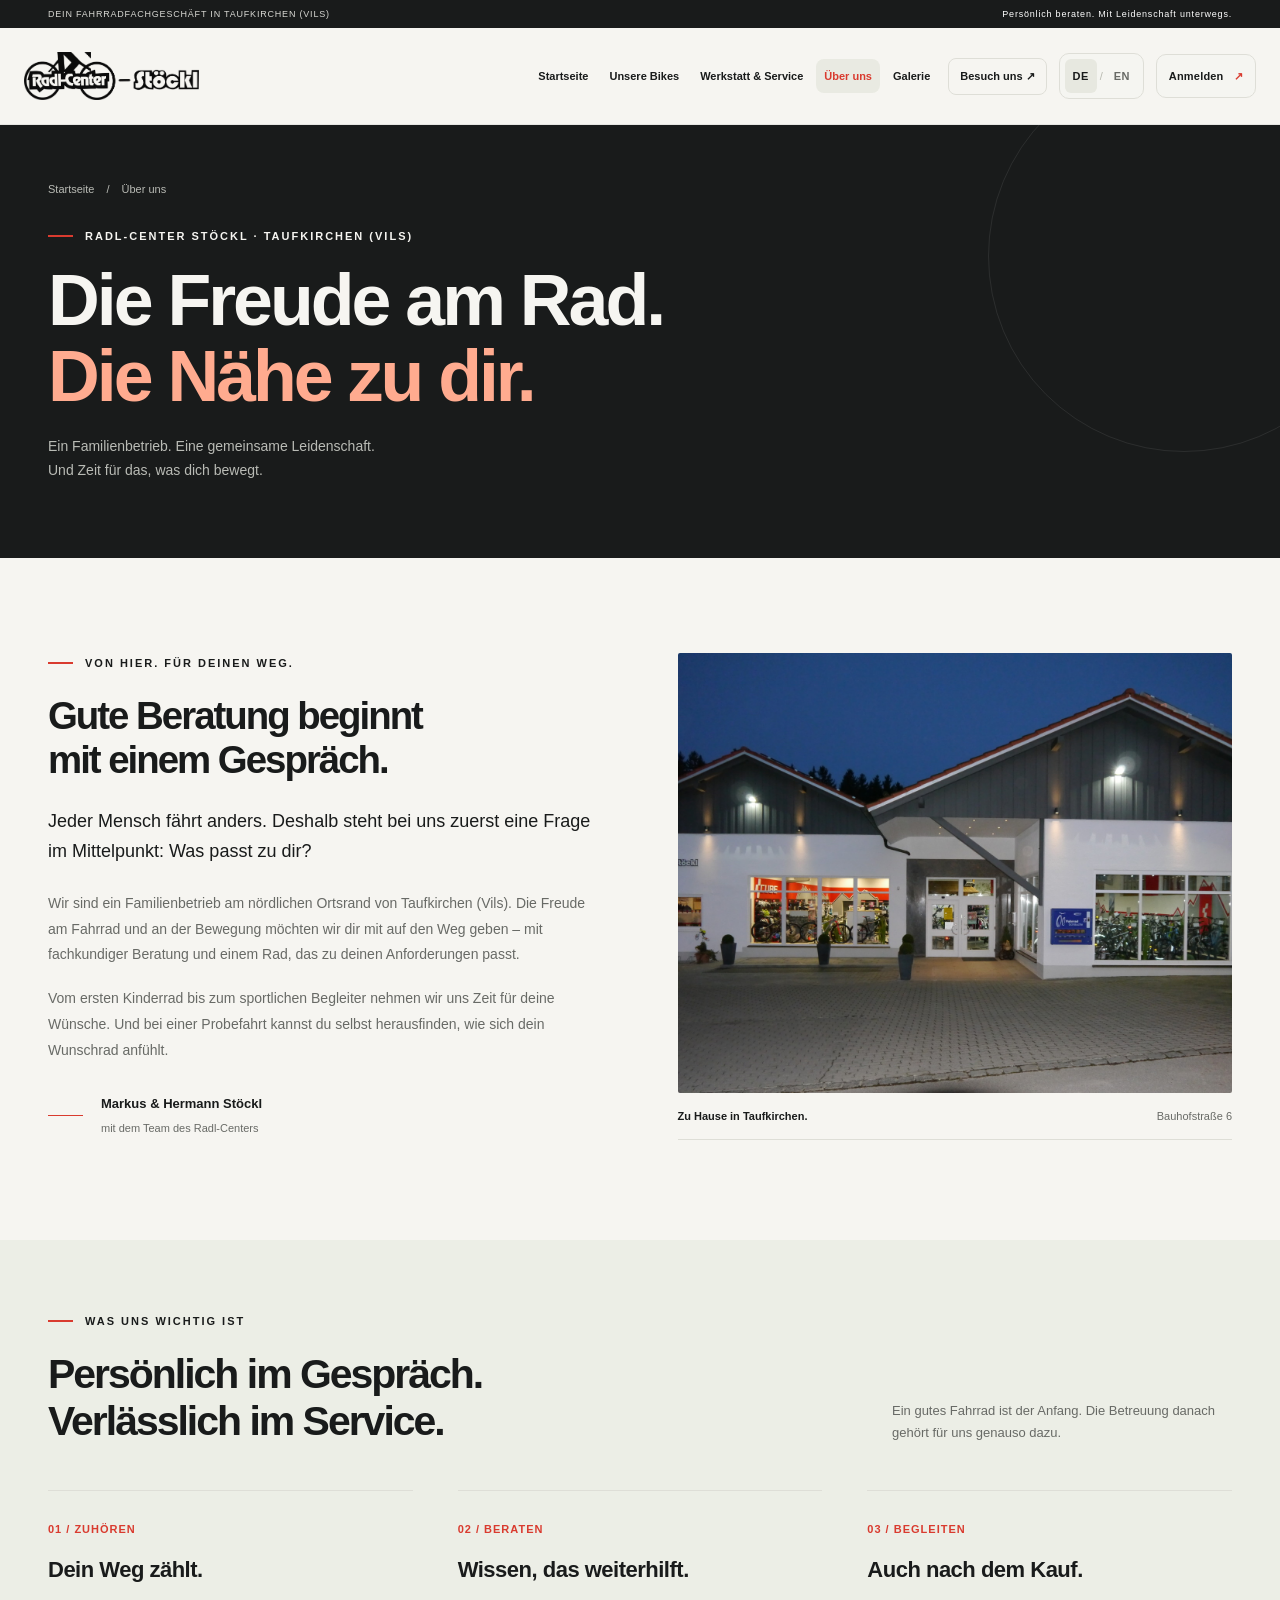
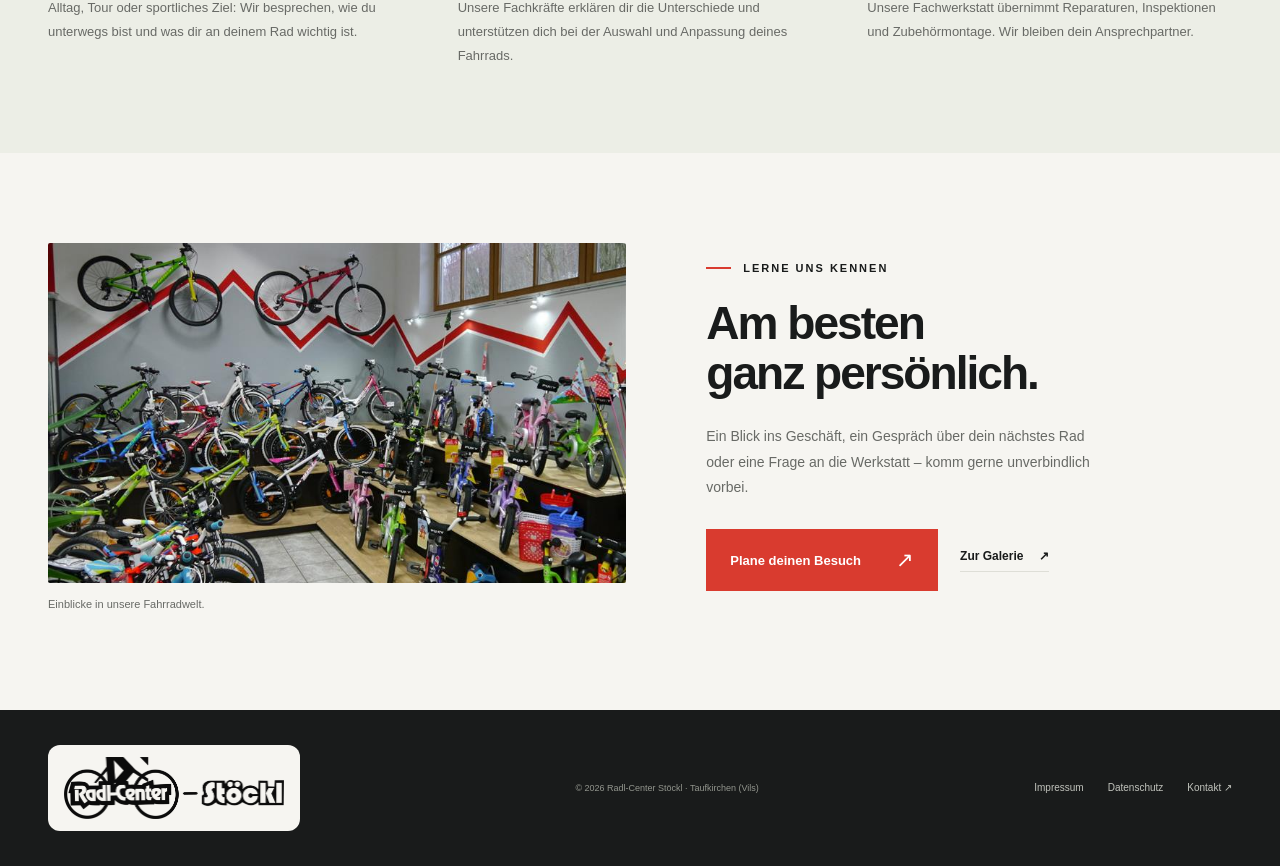
<file: Stöckl/ueber-uns.html>
<!DOCTYPE html>
<html lang="de">
<head>
  <meta charset="utf-8">
  <meta name="viewport" content="width=device-width, initial-scale=1">
  <meta name="description" content="Lerne den Familienbetrieb Radl-Center Stöckl und seine Leidenschaft für Fahrräder in Taufkirchen (Vils) kennen.">
  <meta name="theme-color" content="#191b1b">
  <title>Über uns — Radl-Center Stöckl</title>
  <link rel="stylesheet" href="assets/styles.css">
  <script src="assets/translations.js" defer></script><script src="assets/main.js" defer></script>
<noscript><style>@media(max-width:1000px){.nav{height:auto;flex-wrap:wrap;padding:16px 0}.menu{display:none}.nav-links{display:flex;position:static;flex-wrap:wrap;flex-direction:row;box-shadow:none;padding:8px 0;width:100%;max-height:none;overflow:visible}}</style></noscript></head>
<body>
  <a class="skip" href="#inhalt">Zum Inhalt</a>
  <div class="topline"><div class="wrap"><span>DEIN FAHRRADFACHGESCHÄFT IN TAUFKIRCHEN (VILS)</span><span>Persönlich beraten. Mit Leidenschaft unterwegs.</span></div></div>
  <header><div class="nav wrap">
    <a class="logo" href="index.html" aria-label="Radl-Center Stöckl Startseite"><img class="original-logo" src="assets/stoeckl-logo-original.jpg" alt="Radl-Center Stöckl" width="1772" height="494"></a>
    <button class="menu" type="button" aria-expanded="false" aria-controls="navigation">Menü <span aria-hidden="true">☰</span></button>
    <nav class="nav-links" id="navigation" aria-label="Hauptnavigation"><a href="index.html">Startseite</a><a href="bikes.html">Unsere Bikes</a><a href="werkstatt.html">Werkstatt & Service</a><a href="ueber-uns.html" aria-current="page">Über uns</a><a href="galerie.html">Galerie</a><a class="nav-contact" href="kontakt.html">Besuch uns <span aria-hidden="true">↗</span></a></nav>
<div class="language-switch" role="group" aria-label="Sprache auswählen"><button type="button" data-language="de" aria-pressed="true" lang="de" title="Deutsch">DE</button><span aria-hidden="true">/</span><button type="button" data-language="en" aria-pressed="false" lang="en" title="English">EN</button></div>
    <button type="button" class="account-open" aria-haspopup="dialog">Anmelden <span aria-hidden="true">↗</span></button>
  </div></header>
  <main id="inhalt" class="about-page">
  <section class="page-heading about-heading"><div class="wrap"><nav class="breadcrumbs" aria-label="Brotkrümelnavigation"><a href="index.html">Startseite</a><span aria-hidden="true">/</span><span>Über uns</span></nav><div class="eyebrow">Radl-Center Stöckl · Taufkirchen (Vils)</div><h1>Die Freude am Rad.<br><em>Die Nähe zu dir.</em></h1><p>Ein Familienbetrieb. Eine gemeinsame Leidenschaft.<br>Und Zeit für das, was dich bewegt.</p></div></section>
  <section class="about-story wrap" id="ueber-uns"><div class="about-grid"><div class="about-story-copy"><div class="eyebrow">Von hier. Für deinen Weg.</div><h2>Gute Beratung beginnt<br>mit einem Gespräch.</h2><p class="about-lead">Jeder Mensch fährt anders. Deshalb steht bei uns zuerst eine Frage im Mittelpunkt: Was passt zu dir?</p><p>Wir sind ein Familienbetrieb am nördlichen Ortsrand von Taufkirchen (Vils). Die Freude am Fahrrad und an der Bewegung möchten wir dir mit auf den Weg geben – mit fachkundiger Beratung und einem Rad, das zu deinen Anforderungen passt.</p><p>Vom ersten Kinderrad bis zum sportlichen Begleiter nehmen wir uns Zeit für deine Wünsche. Und bei einer Probefahrt kannst du selbst herausfinden, wie sich dein Wunschrad anfühlt.</p><div class="about-signature"><span class="signature-line" aria-hidden="true"></span><div><strong>Markus & Hermann Stöckl</strong><span>mit dem Team des Radl-Centers</span></div></div></div><figure class="about-store"><img src="assets/gallery-01.jpg" alt="Das Radl-Center Stöckl in Taufkirchen am Abend" loading="lazy"><figcaption><span>Zu Hause in Taufkirchen.</span><span>Bauhofstraße 6</span></figcaption></figure></div></section>
  <section class="about-values"><div class="wrap"><div class="section-head"><div><div class="eyebrow">Was uns wichtig ist</div><h2>Persönlich im Gespräch.<br>Verlässlich im Service.</h2></div><p>Ein gutes Fahrrad ist der Anfang. Die Betreuung danach gehört für uns genauso dazu.</p></div><div class="detail-grid"><article><span class="detail-number">01 / ZUHÖREN</span><h3>Dein Weg zählt.</h3><p>Alltag, Tour oder sportliches Ziel: Wir besprechen, wie du unterwegs bist und was dir an deinem Rad wichtig ist.</p></article><article><span class="detail-number">02 / BERATEN</span><h3>Wissen, das weiterhilft.</h3><p>Unsere Fachkräfte erklären dir die Unterschiede und unterstützen dich bei der Auswahl und Anpassung deines Fahrrads.</p></article><article><span class="detail-number">03 / BEGLEITEN</span><h3>Auch nach dem Kauf.</h3><p>Unsere Fachwerkstatt übernimmt Reparaturen, Inspektionen und Zubehörmontage. Wir bleiben dein Ansprechpartner.</p></article></div></div></section>
  <section class="about-visit wrap"><div class="about-visit-grid"><figure class="about-inside"><img src="assets/thumb-gallery-02.jpg" alt="Kinder- und Jugendräder in den Verkaufsräumen des Radl-Centers Stöckl" loading="lazy"><figcaption>Einblicke in unsere Fahrradwelt.</figcaption></figure><div class="about-visit-copy"><div class="eyebrow">Lerne uns kennen</div><h2>Am besten<br>ganz persönlich.</h2><p>Ein Blick ins Geschäft, ein Gespräch über dein nächstes Rad oder eine Frage an die Werkstatt – komm gerne unverbindlich vorbei.</p><div class="about-visit-actions"><a class="btn" href="kontakt.html">Plane deinen Besuch <span class="arrow" aria-hidden="true">↗</span></a><a class="text-link" href="galerie.html">Zur Galerie <span aria-hidden="true">↗</span></a></div></div></div></section>
</main>
  <footer><div class="wrap footer-inner"><a class="logo" href="index.html" aria-label="Zur Startseite"><img class="original-logo" src="assets/stoeckl-logo-original.jpg" alt="Radl-Center Stöckl" width="1772" height="494"></a><span class="copyright">© <span id="year">2026</span> Radl-Center Stöckl · Taufkirchen (Vils)</span><div class="legal"><a href="https://www.radl-center-stoeckl.de/about/">Impressum</a><a href="https://www.radl-center-stoeckl.de/j/privacy">Datenschutz</a><a href="kontakt.html">Kontakt ↗</a></div></div></footer>
<dialog class="account-dialog" aria-labelledby="account-title"><div class="account-header"><h2 id="account-title">Willkommen bei Stöckl.</h2><button type="button" class="account-close" aria-label="Anmeldefenster schließen">×</button></div><div class="account-switch" role="group" aria-label="Anmeldung oder Registrierung"><button type="button" data-account-mode="login" aria-pressed="true">Anmelden</button><button type="button" data-account-mode="register" aria-pressed="false">Registrieren</button></div><p class="account-note">Benutzerkonten sind noch nicht verfügbar. Die Anmeldung wird freigeschaltet, sobald der Anmeldedienst eingerichtet ist.</p><form id="account-form"><label id="account-name-label" hidden>Dein Name<input name="name" autocomplete="name" maxlength="100" disabled></label><label>E-Mail-Adresse<input type="email" name="email" autocomplete="username" required maxlength="254"></label><label>Passwort<input type="password" name="password" autocomplete="current-password" required minlength="8" maxlength="128"></label><p class="account-help" id="account-help">Mindestens 8 Zeichen.</p><button type="submit" class="btn" id="account-submit">Anmelden <span aria-hidden="true">↗</span></button><p id="account-message" role="status"></p></form><noscript>Das Anmeldefenster benötigt JavaScript. Benutzerkonten sind derzeit noch nicht verfügbar.</noscript></dialog></body>
</html>
</file>
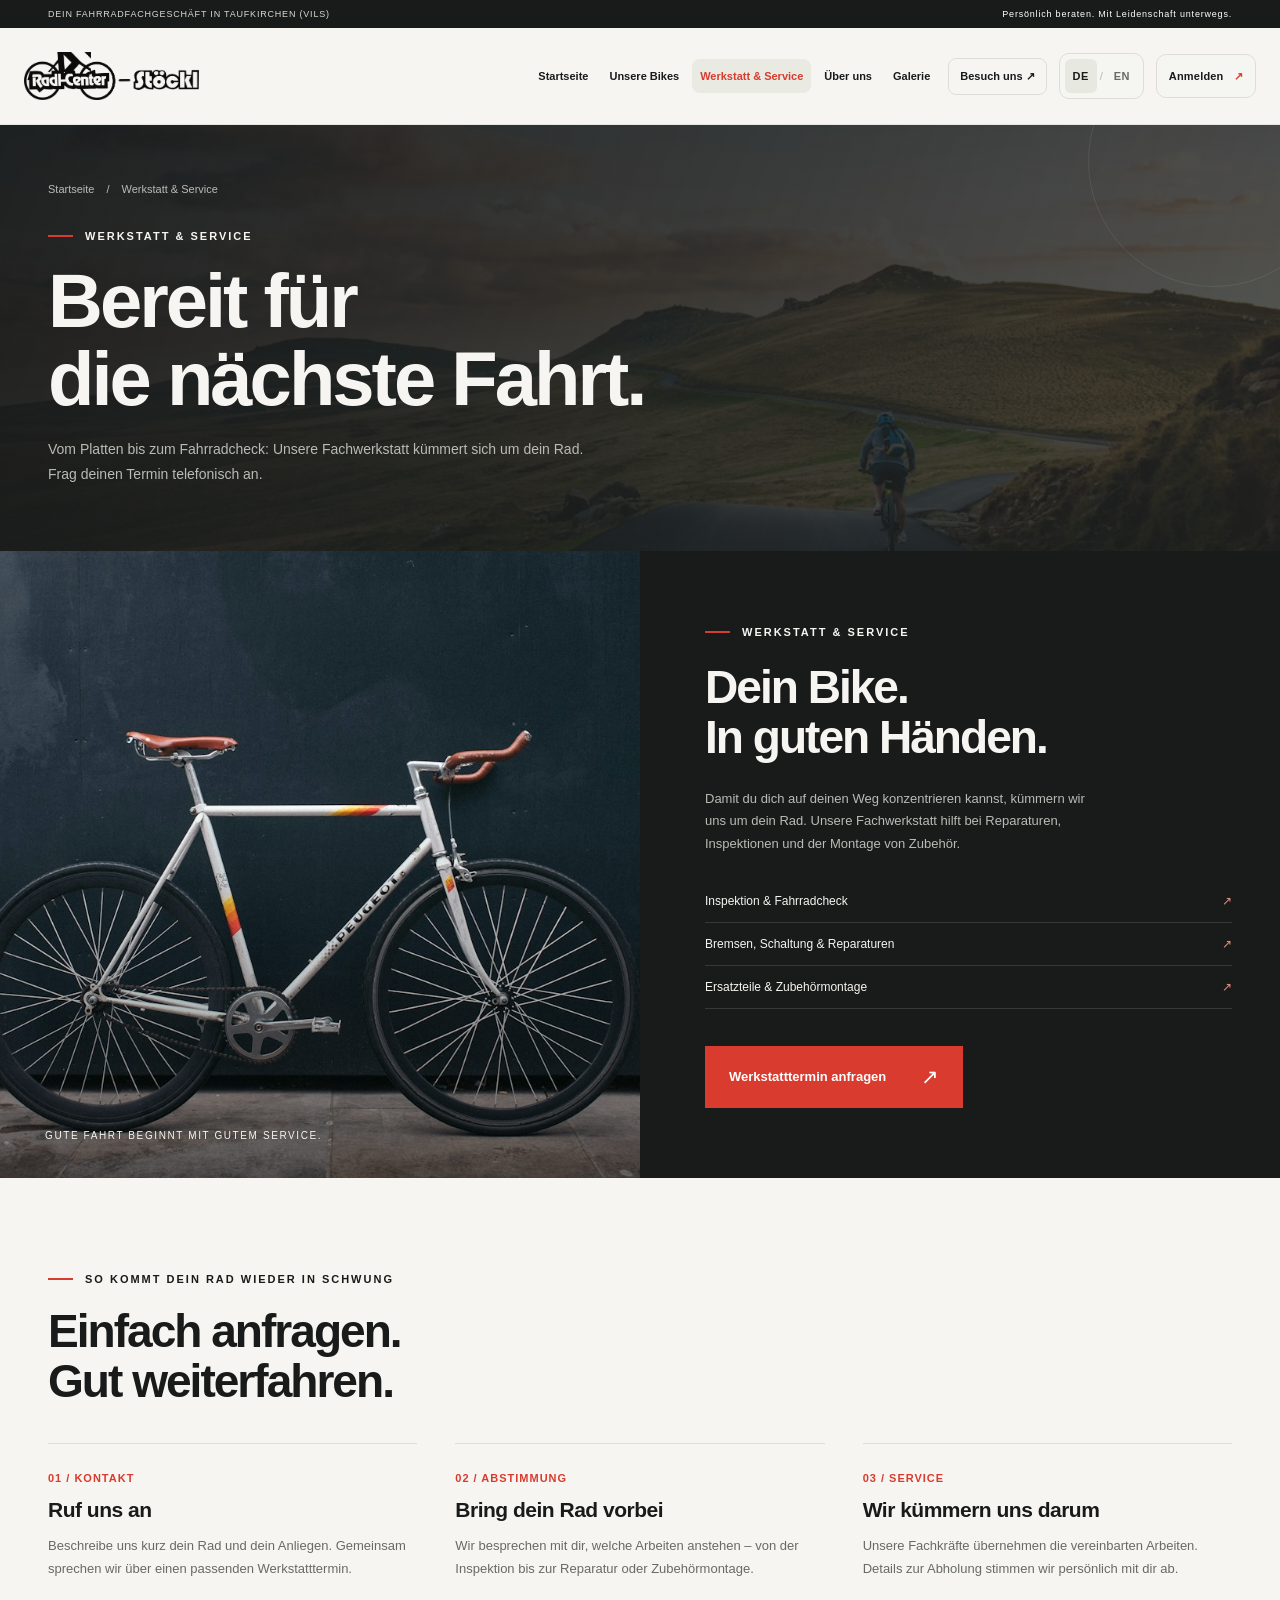
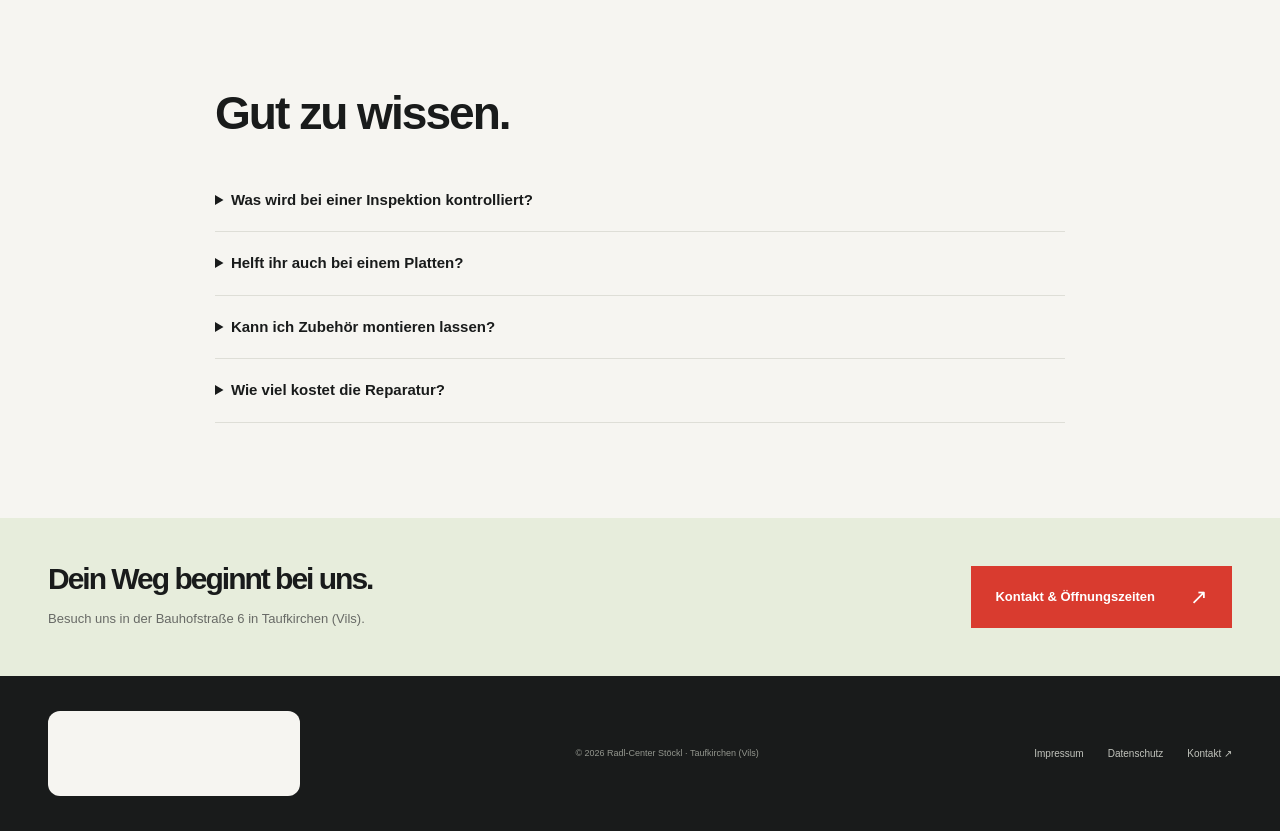
<file: Stöckl/werkstatt.html>
<!DOCTYPE html>
<html lang="de">
<head>
  <meta charset="utf-8">
  <meta name="viewport" content="width=device-width, initial-scale=1">
  <meta name="description" content="Fahrradreparatur, Inspektion und Zubehörmontage in Taufkirchen (Vils). Werkstatttermin telefonisch anfragen.">
  <meta name="theme-color" content="#191b1b">
  <title>Werkstatt & Service — Radl-Center Stöckl</title>
  <link rel="stylesheet" href="assets/styles.css">
  <script src="assets/translations.js" defer></script><script src="assets/main.js" defer></script>
<noscript><style>@media(max-width:1000px){.nav{height:auto;flex-wrap:wrap;padding:16px 0}.menu{display:none}.nav-links{display:flex;position:static;flex-wrap:wrap;flex-direction:row;box-shadow:none;padding:8px 0;width:100%;max-height:none;overflow:visible}}</style></noscript></head>
<body>
  <a class="skip" href="#inhalt">Zum Inhalt</a>
  <div class="topline"><div class="wrap"><span>DEIN FAHRRADFACHGESCHÄFT IN TAUFKIRCHEN (VILS)</span><span>Persönlich beraten. Mit Leidenschaft unterwegs.</span></div></div>
  <header><div class="nav wrap">
    <a class="logo" href="index.html" aria-label="Radl-Center Stöckl Startseite"><img class="original-logo" src="assets/stoeckl-logo-original.jpg" alt="Radl-Center Stöckl" width="1772" height="494"></a>
    <button class="menu" type="button" aria-expanded="false" aria-controls="navigation">Menü <span aria-hidden="true">☰</span></button>
    <nav class="nav-links" id="navigation" aria-label="Hauptnavigation"><a href="index.html">Startseite</a><a href="bikes.html">Unsere Bikes</a><a href="werkstatt.html" aria-current="page">Werkstatt & Service</a><a href="ueber-uns.html">Über uns</a><a href="galerie.html">Galerie</a><a class="nav-contact" href="kontakt.html">Besuch uns <span aria-hidden="true">↗</span></a></nav>
<div class="language-switch" role="group" aria-label="Sprache auswählen"><button type="button" data-language="de" aria-pressed="true" lang="de" title="Deutsch">DE</button><span aria-hidden="true">/</span><button type="button" data-language="en" aria-pressed="false" lang="en" title="English">EN</button></div>
    <button type="button" class="account-open" aria-haspopup="dialog">Anmelden <span aria-hidden="true">↗</span></button>
  </div></header>
  <main id="inhalt"><section class="page-heading"><div class="wrap"><nav class="breadcrumbs" aria-label="Brotkrümelnavigation"><a href="index.html">Startseite</a><span aria-hidden="true">/</span><span>Werkstatt & Service</span></nav><div class="eyebrow">Werkstatt & Service</div><h1>Bereit für<br>die nächste Fahrt.</h1><p>Vom Platten bis zum Fahrradcheck: Unsere Fachwerkstatt kümmert sich um dein Rad. Frag deinen Termin telefonisch an.</p></div></section><section class="service" id="werkstatt"><div class="service-photo"><img src="assets/bike.jpg" alt="Detailansicht eines Fahrrads" loading="lazy"><span class="photo-label">GUTE FAHRT BEGINNT MIT GUTEM SERVICE.</span></div><div class="service-content"><div class="eyebrow">Werkstatt & Service</div><h2>Dein Bike.<br>In guten Händen.</h2><p>Damit du dich auf deinen Weg konzentrieren kannst, kümmern wir uns um dein Rad. Unsere Fachwerkstatt hilft bei Reparaturen, Inspektionen und der Montage von Zubehör.</p><ul class="service-list"><li>Inspektion & Fahrradcheck <span aria-hidden="true">↗</span></li><li>Bremsen, Schaltung & Reparaturen <span aria-hidden="true">↗</span></li><li>Ersatzteile & Zubehörmontage <span aria-hidden="true">↗</span></li></ul><a class="btn" href="tel:+4980848292">Werkstatttermin anfragen <span class="arrow" aria-hidden="true">↗</span></a></div></section><section class="wrap"><div class="eyebrow">So kommt dein Rad wieder in Schwung</div><div class="section-head"><h2>Einfach anfragen.<br>Gut weiterfahren.</h2></div><div class="detail-grid"><article><span class="detail-number">01 / KONTAKT</span><h3>Ruf uns an</h3><p>Beschreibe uns kurz dein Rad und dein Anliegen. Gemeinsam sprechen wir über einen passenden Werkstatttermin.</p></article><article><span class="detail-number">02 / ABSTIMMUNG</span><h3>Bring dein Rad vorbei</h3><p>Wir besprechen mit dir, welche Arbeiten anstehen – von der Inspektion bis zur Reparatur oder Zubehörmontage.</p></article><article><span class="detail-number">03 / SERVICE</span><h3>Wir kümmern uns darum</h3><p>Unsere Fachkräfte übernehmen die vereinbarten Arbeiten. Details zur Abholung stimmen wir persönlich mit dir ab.</p></article></div></section>
<section class="wrap faq" style="padding-top:0"><h2>Gut zu wissen.</h2><details><summary>Was wird bei einer Inspektion kontrolliert?</summary><p>Wir kontrollieren unter anderem Bremsen, Schaltung, Beleuchtung und Schrauben sowie Speichen- und Kettenspannung. Den notwendigen Umfang besprechen wir mit dir.</p></details><details><summary>Helft ihr auch bei einem Platten?</summary><p>Ja. Unsere Werkstatt hilft bei technischen Problemen und beim Wechsel eines Fahrradschlauchs. Ruf uns an, um einen Termin und die nächsten Schritte abzustimmen.</p></details><details><summary>Kann ich Zubehör montieren lassen?</summary><p>Wir übernehmen auch die Montage von Zubehör und die Bestellung notwendiger Ersatzteile. Sprich uns auf dein Anliegen an.</p></details><details><summary>Wie viel kostet die Reparatur?</summary><p>Das hängt vom Zustand deines Fahrrads, den Arbeiten und den benötigten Teilen ab. Kontaktiere uns für eine persönliche Abstimmung.</p></details></section><aside class="callout"><div class="wrap"><div><h2>Dein Weg beginnt bei uns.</h2><p>Besuch uns in der Bauhofstraße 6 in Taufkirchen (Vils).</p></div><a class="btn" href="kontakt.html">Kontakt & Öffnungszeiten <span class="arrow" aria-hidden="true">↗</span></a></div></aside></main>
  <footer><div class="wrap footer-inner"><a class="logo" href="index.html" aria-label="Zur Startseite"><img class="original-logo" src="assets/stoeckl-logo-original.jpg" alt="Radl-Center Stöckl" width="1772" height="494"></a><span class="copyright">© <span id="year">2026</span> Radl-Center Stöckl · Taufkirchen (Vils)</span><div class="legal"><a href="https://www.radl-center-stoeckl.de/about/">Impressum</a><a href="https://www.radl-center-stoeckl.de/j/privacy">Datenschutz</a><a href="kontakt.html">Kontakt ↗</a></div></div></footer>
<dialog class="account-dialog" aria-labelledby="account-title"><div class="account-header"><h2 id="account-title">Willkommen bei Stöckl.</h2><button type="button" class="account-close" aria-label="Anmeldefenster schließen">×</button></div><div class="account-switch" role="group" aria-label="Anmeldung oder Registrierung"><button type="button" data-account-mode="login" aria-pressed="true">Anmelden</button><button type="button" data-account-mode="register" aria-pressed="false">Registrieren</button></div><p class="account-note">Benutzerkonten sind noch nicht verfügbar. Die Anmeldung wird freigeschaltet, sobald der Anmeldedienst eingerichtet ist.</p><form id="account-form"><label id="account-name-label" hidden>Dein Name<input name="name" autocomplete="name" maxlength="100" disabled></label><label>E-Mail-Adresse<input type="email" name="email" autocomplete="username" required maxlength="254"></label><label>Passwort<input type="password" name="password" autocomplete="current-password" required minlength="8" maxlength="128"></label><p class="account-help" id="account-help">Mindestens 8 Zeichen.</p><button type="submit" class="btn" id="account-submit">Anmelden <span aria-hidden="true">↗</span></button><p id="account-message" role="status"></p></form><noscript>Das Anmeldefenster benötigt JavaScript. Benutzerkonten sind derzeit noch nicht verfügbar.</noscript></dialog></body>
</html>
</file>
<file: Stöckl/assets/styles.css>
:root{--ink:#191b1b;--paper:#f6f5f1;--red:#d93b2f;--muted:#686a66;--line:#deded7;--max:1240px}
    *{box-sizing:border-box}html{scroll-behavior:smooth;scroll-padding-top:100px}body{margin:0;background:var(--paper);color:var(--ink);font-family:Arial,Helvetica,sans-serif;-webkit-font-smoothing:antialiased}a{color:inherit;text-decoration:none}button{font:inherit}img{display:block;width:100%;height:100%;object-fit:cover}::selection{background:var(--red);color:white}:focus-visible{outline:3px solid var(--red);outline-offset:5px}.wrap{width:min(var(--max),calc(100% - 96px));margin:auto}.eyebrow{font-size:11px;font-weight:700;letter-spacing:2px;text-transform:uppercase;display:flex;align-items:center;gap:12px}.eyebrow:before{content:"";width:25px;height:2px;background:var(--red)}.btn{display:inline-flex;align-items:center;justify-content:space-between;gap:35px;background:var(--red);color:white;padding:19px 24px;font-size:13px;font-weight:700;transition:background .2s,transform .2s}.btn:hover{background:#b72d23;transform:translateY(-2px)}.arrow{font-size:21px;font-weight:400}.skip{position:fixed;top:-100px;left:20px;background:white;padding:15px;z-index:100}.skip:focus{top:10px}
    header{position:sticky;top:0;z-index:20;background:var(--paper);border-bottom:1px solid var(--line)}.nav{height:88px;display:flex;align-items:center;justify-content:space-between;gap:24px}.logo{display:flex;align-items:center;gap:12px}.logo-mark{width:43px;height:43px;color:var(--red)}.logo-copy{display:flex;flex-direction:column}.logo-copy strong{font-size:27px;letter-spacing:-1.5px;line-height:1}.logo-copy small{font-size:8px;font-weight:700;letter-spacing:2.2px;margin-top:6px}.nav-links{display:flex;align-items:center;gap:30px;font-size:12px;font-weight:700}.nav-links>a:not(.nav-contact){padding:12px 0}.nav-links>a:hover{color:var(--red)}.nav-contact{border:1px solid var(--ink);padding:13px 19px}.menu{display:none;background:none;border:1px solid var(--line);padding:10px 13px}.topline{background:var(--ink);color:#d7d7d2;font-size:10px;letter-spacing:.6px;padding:10px 0}.topline .wrap{display:flex;justify-content:space-between}.topline span:last-child{color:#fff}
    .hero{position:relative;min-height:650px;height:min(760px,79vh);color:white;background:#28302c;overflow:hidden}.hero>img{position:absolute;inset:0;object-position:center 60%;opacity:.8}.hero:after{content:"";position:absolute;inset:0;background:linear-gradient(90deg,rgba(10,19,16,.87),rgba(10,19,16,.38) 55%,rgba(10,19,16,.08)),linear-gradient(0deg,rgba(10,19,16,.45),transparent 40%)}.hero-inner{position:relative;z-index:1;height:100%;display:flex;flex-direction:column;justify-content:center;align-items:flex-start;padding-top:15px;padding-bottom:95px}.hero .eyebrow{color:#e6e8e0}.hero h1{font-size:clamp(64px,7.7vw,112px);line-height:.95;letter-spacing:-6px;margin:30px 0 24px;font-weight:800}.hero h1 em{font-style:normal;color:#f1a08b}.hero p{font-size:15px;line-height:1.8;color:#e0e3de;max-width:390px;margin:0 0 29px}.hero-actions{display:flex;align-items:center;gap:28px}.text-link{font-size:12px;font-weight:700;display:inline-flex;align-items:center;gap:16px;border-bottom:1px solid #ffffff65;padding-bottom:8px}.hero-bottom{position:absolute;z-index:2;bottom:30px;left:0;right:0;display:flex;justify-content:space-between;align-items:end;color:#ddd;font-size:10px;letter-spacing:1.5px;text-transform:uppercase}.hero-bottom .coordinates{display:flex;gap:20px;align-items:center}.hero-bottom .coordinates:before{content:"+";color:#f1a08b;font-size:25px}.hero-bottom a{font-size:22px;color:#fff}.intro-strip{border-bottom:1px solid var(--line)}.intro-strip .wrap{display:grid;grid-template-columns:repeat(3,1fr);padding:27px 0}.intro-strip span{font-size:12px;display:flex;align-items:center;justify-content:center;gap:13px;border-right:1px solid var(--line)}.intro-strip span:last-child{border:0}.check{color:var(--red);font-size:16px}
    section{padding:95px 0}.section-head{display:flex;justify-content:space-between;align-items:end;gap:40px;margin:22px 0 37px}h2{font-size:clamp(32px,3.6vw,49px);line-height:1.08;letter-spacing:-2px;font-weight:750;margin:0}p{line-height:1.75}.section-head p{max-width:340px;color:var(--muted);font-size:13px;margin:0}.bike-grid{display:grid;grid-template-columns:repeat(3,1fr);gap:22px}.bike-card{display:block}.card-img{height:310px;position:relative;background:#e2e4dc;overflow:hidden}.card-img img{transition:transform .5s}.bike-card:hover img{transform:scale(1.045)}.card-img>span{position:absolute;top:18px;left:18px;background:var(--paper);font-size:9px;letter-spacing:1px;padding:8px 11px}.card-copy{padding:20px 0;border-bottom:1px solid var(--line);display:flex;justify-content:space-between;align-items:center}.card-copy h3{font-size:20px;letter-spacing:-.5px;margin:0 0 7px}.card-copy p{font-size:11px;color:var(--muted);margin:0}.circle-arrow{border:1px solid #c6c8bf;border-radius:50%;width:37px;height:37px;display:grid;place-items:center;font-size:20px}.bike-card:hover .circle-arrow{background:var(--red);border-color:var(--red);color:white}.brands{padding:40px 0 0}.brands-label{font-size:9px;letter-spacing:1.6px;color:var(--muted);text-transform:uppercase}.brand-list{display:flex;justify-content:space-between;align-items:center;gap:25px;flex-wrap:wrap;margin-top:24px}.brand-list a{font-size:26px;font-weight:900;letter-spacing:-1px}.brand-list a:nth-child(2){font-style:italic}.brand-list a:last-child{font-weight:500;letter-spacing:-2px}.brand-list a:hover{color:var(--red)}
    .service{background:var(--ink);color:var(--paper);padding:0;display:grid;grid-template-columns:1fr 1fr}.service-photo{min-height:570px;position:relative}.service-photo img{position:absolute;inset:0}.service-photo:after{content:"";position:absolute;inset:0;background:linear-gradient(0deg,#0007,transparent 60%)}.photo-label{position:absolute;bottom:35px;left:45px;z-index:1;font-size:10px;letter-spacing:1.6px}.service-content{padding:75px max(48px,calc((100vw - 1240px)/2)) 70px 65px}.service h2{margin:25px 0}.service p{font-size:13px;color:#b9bbb5;max-width:400px}.service-list{list-style:none;padding:0;margin:24px 0 31px}.service-list li{border-bottom:1px solid #ffffff21;padding:14px 0;font-size:12px;display:flex;justify-content:space-between}.service-list li span{color:#e98e78}.service .btn{margin-top:6px}.about-grid{display:grid;grid-template-columns:.9fr 1.1fr;gap:90px;align-items:center}.about h2{margin:25px 0}.about p{color:var(--muted);font-size:14px}.about .text-link{border-color:var(--line);margin-top:20px}.about-art{height:400px;position:relative;background:#dee1d8}.about-art img{object-position:center}.about-badge{position:absolute;bottom:22px;left:22px;background:var(--paper);padding:20px 25px;display:flex;flex-direction:column;gap:7px}.about-badge strong{font-size:15px}.about-badge span{font-size:10px;color:var(--muted)}
    .leasing{border-top:1px solid var(--line);border-bottom:1px solid var(--line);padding:30px 0}.leasing .wrap{display:flex;align-items:center;justify-content:space-between;gap:30px}.leasing h3{font-size:20px;letter-spacing:-.6px;margin:0 0 6px}.leasing p{font-size:12px;color:var(--muted);margin:0}.leasing a{white-space:nowrap;border-color:var(--line)}.contact{padding:80px 0 90px}.contact-grid{display:grid;grid-template-columns:1fr 1fr;gap:100px;margin-top:30px}.contact h2{max-width:470px}.contact-detail{margin-top:30px;display:flex;gap:55px;font-size:13px}.contact-detail strong{display:block;margin-bottom:10px}.contact-detail address{font-style:normal;line-height:1.8;color:var(--muted)}.contact-detail a{display:block;line-height:1.8}.contact-detail a:hover{color:var(--red)}.hours{border-top:1px solid var(--line);padding-top:20px}.hours h3{font-size:14px;margin:0 0 25px}.hours-row{display:flex;justify-content:space-between;padding:13px 0;border-bottom:1px solid var(--line);font-size:13px;gap:20px}.hours-row span:last-child{text-align:right;color:var(--muted);line-height:1.7}.hours .btn{margin-top:25px;background:var(--ink)}.hours .btn:hover{background:var(--red)}footer{background:var(--ink);color:#c2c4bd;padding:35px 0}.footer-inner{display:flex;justify-content:space-between;align-items:center;gap:20px}footer .logo-copy strong{color:white;font-size:23px}footer .logo-copy small{font-size:7px}footer .legal{display:flex;gap:24px;font-size:10px}footer .legal a:hover{color:white}.copyright{font-size:9px;color:#93968e}
    @media(min-width:1600px){.hero{height:760px}}@media(max-width:1000px){.wrap{width:calc(100% - 56px)}.nav-links{gap:18px}.hero h1{letter-spacing:-4px}.card-img{height:260px}.service-content{padding:60px 35px}.about-grid{gap:45px}.contact-grid{gap:45px}.contact-detail{gap:25px}.brand-list a{font-size:22px}}
    @media(max-width:700px){.wrap{width:calc(100% - 40px)}.topline{font-size:9px}.topline span:last-child{display:none}.nav{height:73px}.logo-copy strong{font-size:24px}.logo-mark{width:35px;height:35px}.menu{display:block}.nav-links{display:none;position:absolute;left:0;right:0;top:73px;background:var(--paper);padding:20px;box-shadow:0 12px 20px #0001;align-items:stretch;gap:6px}.nav-links.open{display:flex;flex-direction:column}.nav-links a{padding:14px!important}.hero{height:650px;min-height:0}.hero>img{object-position:65% center}.hero:after{background:linear-gradient(90deg,#101b16d9,#101b1666)}.hero-inner{padding-bottom:75px}.hero h1{font-size:68px;letter-spacing:-4px;margin:28px 0 24px}.hero p{font-size:14px;max-width:310px}.hero .eyebrow{font-size:9px;letter-spacing:1.4px}.hero-actions{gap:20px;align-items:start;flex-direction:column}.hero-bottom{bottom:22px}.hero-bottom .coordinates{font-size:8px;letter-spacing:1px}.intro-strip .wrap{padding:20px 0;grid-template-columns:1fr;gap:15px}.intro-strip span{border:0;justify-content:start;font-size:11px}section{padding:60px 0}.section-head{display:block;margin-top:20px}.section-head p{margin-top:20px;max-width:100%}h2{letter-spacing:-1.4px}.bike-grid{grid-template-columns:1fr;gap:28px}.card-img{height:300px}.brands{padding-top:35px}.brand-list{justify-content:start;gap:22px 30px}.brand-list a{font-size:22px}.service{grid-template-columns:1fr}.service-photo{min-height:340px}.service-content{padding:45px 25px}.photo-label{left:25px;bottom:25px}.about-grid{grid-template-columns:1fr;gap:35px}.about-art{height:330px}.leasing .wrap{align-items:start;flex-direction:column;gap:20px}.contact{padding:60px 0}.contact-grid{grid-template-columns:1fr;gap:40px}.contact-detail{gap:30px;flex-wrap:wrap}.footer-inner{align-items:start;flex-direction:column;gap:25px}.copyright{order:3}.hero-bottom>a{padding:8px}.btn{min-height:52px}.legal a{padding:8px 0}}
    @media(prefers-reduced-motion:reduce){html{scroll-behavior:auto}*{transition:none!important}}
  
.nav-links a[aria-current="page"]{color:var(--red)}.page-heading{background:var(--ink);color:var(--paper);padding:58px 0 65px}.breadcrumbs{display:flex;gap:12px;font-size:11px;color:#b9bbb5;margin-bottom:35px}.breadcrumbs a:hover{color:white}.page-heading h1{font-size:clamp(43px,6vw,76px);letter-spacing:-3px;line-height:1.02;margin:20px 0}.page-heading p{color:#b9bbb5;max-width:550px;font-size:14px;margin-bottom:0}.detail-grid{display:grid;grid-template-columns:repeat(3,1fr);gap:38px}.detail-grid article{border-top:1px solid var(--line);padding-top:24px}.detail-grid h3{font-size:21px;letter-spacing:-.5px;margin:12px 0}.detail-grid p{color:var(--muted);font-size:13px}.detail-number{color:var(--red);font-size:11px;font-weight:bold;letter-spacing:1px}.section-action{margin-top:35px}.callout{background:#eaeae3;padding:45px 0}.callout .wrap{display:flex;justify-content:space-between;align-items:center;gap:30px}.callout h2{font-size:30px}.callout p{color:var(--muted);font-size:13px;margin-bottom:0}.faq{max-width:850px}.faq h2{margin-bottom:30px}.faq details{border-bottom:1px solid var(--line);padding:20px 0}.faq summary{cursor:pointer;font-size:15px;font-weight:bold;line-height:1.5}.faq details p{color:var(--muted);font-size:14px;max-width:650px}.home-links .text-link{border-color:var(--line)}.contact-grid h2{font-size:clamp(30px,3.4vw,45px)}
@media(max-width:1000px){.nav-links{gap:15px}}@media(max-width:700px){.page-heading{padding:35px 0 45px}.page-heading h1{letter-spacing:-2px}.breadcrumbs{margin-bottom:25px}.detail-grid{grid-template-columns:1fr;gap:25px}.callout .wrap{align-items:start;flex-direction:column}.callout h2{font-size:27px}.nav-links{gap:6px}}
.logo{flex-shrink:0}.original-logo{width:245px;height:auto;object-fit:contain;mix-blend-mode:multiply}footer .logo{background:white;padding:12px 16px}footer .original-logo{width:220px;mix-blend-mode:normal}.nav{height:98px}.nav-links{gap:22px}header{transition:box-shadow .25s}header.scrolled{box-shadow:0 5px 24px #00000012}.hero h1 em{color:#ffab8f}.hero-inner h1{animation:hero-arrive .85s ease-out both}.hero-inner p,.hero-actions{animation:hero-arrive 1s .12s ease-out both}.hero-bottom>a{animation:down-cue 2.5s ease-in-out infinite}.intro-strip{background:#e9eddf}.intro-strip .check{background:#dbe3c9;border-radius:50%;width:27px;height:27px;display:grid;place-items:center}.home-links .bike-card:nth-child(2){margin-top:35px}.home-links .bike-card:nth-child(3){margin-top:70px}.card-img{border-radius:3px}.card-copy{transition:padding .25s}.bike-card:hover .card-copy{padding-left:8px}.btn .arrow,.text-link span{transition:transform .25s}.btn:hover .arrow,.text-link:hover span{transform:translate(3px,-3px)}.page-heading{position:relative;overflow:hidden;background:linear-gradient(110deg,#191b1bf5,#191b1bbd),url('ride.jpg') center 55%/cover}.page-heading:after{content:"";width:250px;height:250px;border:1px solid #ffffff15;border-radius:50%;position:absolute;right:-60px;top:-90px;pointer-events:none}.detail-grid article{transition:transform .25s}.detail-grid article:hover{transform:translateY(-5px)}.callout{background:#e7eddc}.reveal-ready{opacity:0;transform:translateY(24px);transition:opacity .7s ease,transform .7s ease}.reveal-ready.is-visible{opacity:1;transform:none}.ride-story{padding:0;position:relative;min-height:510px;display:flex;align-items:center;background:#25362a;color:white;overflow:hidden}.ride-story>img{position:absolute;inset:0;object-position:center 65%}.ride-story:after{content:"";position:absolute;inset:0;background:linear-gradient(90deg,#17251dec,#17251d80,transparent)}.ride-story .wrap{position:relative;z-index:1;padding:70px 0}.ride-story h2{font-size:clamp(44px,5.5vw,74px);max-width:600px;margin:25px 0;letter-spacing:-3px}.ride-story p{max-width:370px;font-size:14px;color:#e1e7dc}.ride-story .text-link{margin-top:15px}.bike-guide{background:#eceee6}.bike-guide-grid{display:grid;grid-template-columns:1fr 1fr;gap:70px;align-items:start}.bike-guide h2{margin:23px 0}.bike-guide p{color:var(--muted);font-size:14px;max-width:430px}.guide-options{display:flex;gap:10px;flex-wrap:wrap;margin-bottom:22px}.guide-options button{border:1px solid #c5cbbd;background:transparent;padding:13px 18px;cursor:pointer;border-radius:30px;font-size:12px;transition:background .2s,color .2s}.guide-options button[aria-pressed="true"]{background:var(--ink);border-color:var(--ink);color:white}.guide-result{background:var(--paper);padding:30px;border-left:3px solid var(--red);min-height:210px}.guide-result h3{font-size:25px;letter-spacing:-1px;margin:0 0 13px}.guide-result .text-link{border-color:var(--line);margin-top:10px}.live-status{display:inline-flex;gap:8px;align-items:center;font-size:11px;padding:9px 13px;background:#e7eddc;margin-bottom:20px;border-radius:25px}.live-status:before{content:"";width:7px;height:7px;background:#63804b;border-radius:50%}.live-status.closed{background:#ede7df}.live-status.closed:before{background:#9b7659}@keyframes hero-arrive{from{opacity:0;transform:translateY(20px)}to{opacity:1;transform:none}}@keyframes down-cue{0%,100%{transform:translateY(0)}50%{transform:translateY(6px)}}
@media(max-width:1100px){.original-logo{width:210px}.nav-links{gap:14px;font-size:11px}}@media(max-width:800px) and (min-width:701px){.wrap{width:calc(100% - 32px)}.original-logo{width:170px}.nav-links{gap:11px}.nav-contact{padding:12px}.nav{gap:15px}}@media(max-width:700px){.nav{height:82px}.nav-links{top:82px}.original-logo{width:205px}.home-links .bike-card:nth-child(n){margin-top:0}.bike-guide-grid{grid-template-columns:1fr;gap:25px}.ride-story{min-height:460px}.ride-story h2{letter-spacing:-2px}.guide-result{padding:24px}.hero h1{font-size:clamp(54px,15vw,68px)}}@media(prefers-reduced-motion:reduce){*,*::before,*::after{animation:none!important;transition:none!important}.reveal-ready{opacity:1;transform:none}}
.gallery-grid{display:grid;grid-template-columns:repeat(3,minmax(0,1fr));gap:20px}.gallery-item{position:relative;display:block;aspect-ratio:4/3;overflow:hidden;background:#e1e3db;border-radius:3px}.gallery-item:first-child{grid-column:span 2;grid-row:span 2;aspect-ratio:auto}.gallery-item img{transition:transform .4s}.gallery-item:hover img{transform:scale(1.035)}.gallery-zoom{position:absolute;bottom:15px;right:15px;background:var(--paper);color:var(--ink);border-radius:50%;width:37px;height:37px;display:grid;place-items:center;font-size:22px}.gallery-item:focus-visible{outline-offset:4px}.lightbox{width:min(1100px,calc(100% - 32px));max-width:none;max-height:calc(100dvh - 32px);padding:20px;background:var(--ink);color:var(--paper);border:1px solid #555;overflow:auto}.lightbox::backdrop{background:#080c0bed}.lightbox-toolbar,.lightbox-controls{display:flex;align-items:center;justify-content:space-between;gap:15px;font-size:12px}.lightbox button{background:transparent;color:white;border:1px solid #6b7069;cursor:pointer;padding:12px 16px;min-height:44px}.lightbox button:hover{background:var(--red)}.lightbox figure{margin:20px 0}.lightbox figure img{height:min(65dvh,650px);object-fit:contain}.lightbox figcaption{font-size:12px;text-align:center;margin-top:15px;line-height:1.5}.lightbox-open{overflow:hidden}.lightbox:not([open]){display:none}.contact-grid>*{min-width:0}.live-status{line-height:1.6}.about-badge{right:22px;width:fit-content;max-width:calc(100% - 44px)}.photo-label{right:25px;line-height:1.5}.hero-bottom .coordinates{flex-wrap:wrap}.hero h1{overflow-wrap:normal}.faq.wrap{width:min(850px,calc(100% - 56px))}
@media(max-width:1000px){.nav{height:82px;gap:20px}.menu{display:block}.nav-links{display:none;position:absolute;left:0;right:0;top:82px;padding:18px 28px;background:var(--paper);box-shadow:0 12px 20px #0001;align-items:stretch;gap:6px;max-height:calc(100dvh - 82px);overflow:auto}.nav-links.open{display:flex;flex-direction:column}.nav-links a{padding:14px!important}.original-logo{width:220px}.gallery-grid{grid-template-columns:repeat(2,minmax(0,1fr))}.gallery-item:first-child{grid-column:span 2;grid-row:auto;aspect-ratio:16/9}.contact-detail{flex-wrap:wrap}.page-heading p{max-width:100%}}
@media(max-width:700px){.original-logo{width:min(205px,55vw)}.gallery-grid{gap:12px}.gallery-zoom{bottom:9px;right:9px;width:30px;height:30px;font-size:18px}.lightbox{padding:14px}.lightbox-controls>span{font-size:10px;max-width:140px;text-align:center;line-height:1.6}.lightbox figure img{height:55dvh}.faq.wrap{width:calc(100% - 40px)}.about-badge{padding:16px}.about-badge strong{font-size:13px}.hero-bottom .coordinates{max-width:calc(100% - 40px);gap:10px}.contact-grid h2{overflow-wrap:break-word}.callout h2{overflow-wrap:break-word}.btn{gap:20px;max-width:100%}.service-content{padding-left:20px;padding-right:20px}}

@media(max-width:1000px){.footer-inner{flex-wrap:wrap}.copyright{line-height:1.6}}
.catalog-intro{margin-top:20px!important;max-width:460px!important}.catalog-note{padding:20px 24px;background:#e7eddc;border-left:3px solid #63804b;margin-bottom:30px;font-size:13px}.catalog-note p{margin:8px 0 0;color:var(--muted)}.catalog-tools{display:grid;grid-template-columns:1.4fr 1fr auto;gap:18px;align-items:end}.catalog-tools label{display:flex;flex-direction:column;gap:10px;font-size:12px;font-weight:bold;min-width:0}.catalog-tools input,.catalog-tools select{font:inherit;font-weight:normal;background:white;border:1px solid var(--line);padding:14px;min-height:48px;width:100%;border-radius:0;color:var(--ink)}.catalog-reset,.catalog-close{min-height:48px;border:1px solid var(--ink);background:transparent;color:var(--ink);padding:13px 18px;font:inherit;font-size:12px;cursor:pointer}.catalog-reset:hover,.catalog-close:hover{background:var(--ink);color:white}.catalog-count{font-size:12px;color:var(--muted);margin:25px 0 18px}.catalog-grid{display:grid;grid-template-columns:repeat(3,minmax(0,1fr));gap:18px}.catalog-card{padding:26px;background:#eceee6;border:1px solid var(--line)}.catalog-card h3{font-size:27px;letter-spacing:-1px;margin:20px 0 12px}.catalog-card p{color:var(--muted);font-size:13px;line-height:1.7}.catalog-card .text-link{border-color:var(--line);margin-top:12px}.catalog-label{font-size:9px;letter-spacing:1.8px;color:var(--muted)}.catalog-card[hidden],.catalog-empty[hidden]{display:none}.catalog-empty{padding:25px;border:1px solid var(--line);font-size:14px}.catalog-dialog{width:min(1120px,calc(100% - 32px));max-width:none;max-height:calc(100dvh - 32px);background:var(--paper);color:var(--ink);border:0;padding:35px;overflow:auto}.catalog-dialog:not([open]){display:none}.catalog-dialog::backdrop{background:#080c0bcc}.catalog-dialog-header{display:flex;justify-content:space-between;align-items:start;gap:25px}.catalog-dialog-header h2{font-size:35px;margin-top:15px}.catalog-dialog-note{font-size:12px;color:var(--muted);border-bottom:1px solid var(--line);padding-bottom:22px;margin:20px 0 25px}.brand-list{justify-content:flex-start;gap:24px 35px}.catalog-section{padding-top:0}@media(max-width:800px){.catalog-grid{grid-template-columns:repeat(2,minmax(0,1fr))}.catalog-tools{grid-template-columns:1fr 1fr}.catalog-reset{grid-column:span 2}.catalog-dialog{padding:25px}}@media(max-width:550px){.catalog-grid,.catalog-tools{grid-template-columns:1fr}.catalog-reset{grid-column:auto}.catalog-dialog{padding:20px}.catalog-dialog-header{flex-direction:column;gap:18px}.catalog-dialog-header h2{font-size:29px}.catalog-card{padding:22px}.catalog-note{padding:18px}.catalog-section .section-head{display:flex;align-items:start;flex-direction:column;gap:25px}}
.product-card{padding:0;background:white;overflow:hidden;display:flex;flex-direction:column}.product-image{aspect-ratio:16/10;background:white;flex-shrink:0}.product-image img{object-fit:contain}.product-copy{padding:24px;display:flex;flex-direction:column;flex:1;min-width:0}.product-card h3{font-size:22px;line-height:1.2;overflow-wrap:anywhere}.product-card p{margin:0 0 20px}.product-price{font-size:24px;margin-top:auto;letter-spacing:-.5px}.product-price-note{font-size:10px;color:var(--muted);line-height:1.6;margin:7px 0 10px}.product-card .text-link{align-self:start}.model-enquiry{margin-top:25px;padding:18px 22px;background:#e7eddc;border-left:3px solid var(--red);font-size:14px;line-height:1.6;overflow-wrap:anywhere}.model-enquiry strong{display:block;margin-bottom:5px}@media(max-width:550px){.product-copy{padding:20px}}
.location-section{padding-top:0}.location-section .eyebrow{margin-bottom:20px}.location-map{background:#e7eddc;border:1px solid var(--line);border-radius:3px;overflow:hidden}.location-map iframe{display:block;width:100%;height:460px;border:0}.location-caption{display:flex;justify-content:space-between;align-items:center;gap:20px;margin-top:20px;font-size:12px;color:var(--muted)}.location-caption .text-link{color:var(--ink);border-color:var(--line)}@media(max-width:700px){.location-map iframe{height:350px}.location-caption{align-items:start;flex-direction:column;gap:15px}}
.about-heading{background:var(--ink);padding-bottom:75px}.about-heading h1{font-size:clamp(44px,5.6vw,78px);letter-spacing:-3px;line-height:1.06}.about-heading h1 em{color:#ffab8f;font-style:normal}.about-heading:after{width:390px;height:390px;top:-65px;right:-100px}.about-story{padding:95px 0 100px}.about-story .about-grid{grid-template-columns:1fr 1fr;gap:75px}.about-story-copy h2{font-size:clamp(30px,3vw,43px);margin:25px 0;line-height:1.15}.about-story-copy p{font-size:14px;color:var(--muted);line-height:1.85;margin:0 0 18px}.about-story-copy .about-lead{font-size:18px;color:var(--ink);line-height:1.65;margin-bottom:24px}.about-signature{display:flex;align-items:center;gap:18px;margin-top:32px}.signature-line{height:1px;width:35px;background:var(--red)}.about-signature strong{display:block;font-size:13px;margin-bottom:7px}.about-signature div>span{font-size:11px;color:var(--muted)}.about-store{margin:0;align-self:center}.about-store img{height:440px;border-radius:2px;object-position:center}.about-store figcaption{display:flex;justify-content:space-between;gap:15px;border-bottom:1px solid var(--line);padding:17px 0;font-size:11px;color:var(--muted)}.about-store figcaption span:first-child{color:var(--ink);font-weight:bold}.about-values{background:#eceee6;padding:75px 0 85px}.about-values .section-head{margin-top:0;margin-bottom:45px}.about-values .eyebrow{margin-bottom:24px}.about-values h2{font-size:clamp(30px,3.2vw,44px);line-height:1.15}.about-values .detail-grid{gap:45px}.about-values .detail-grid article{padding-top:28px}.about-values .detail-grid h3{font-size:22px;margin:20px 0 13px}.about-values .detail-grid p{line-height:1.85;margin-bottom:0}.about-visit{padding:90px 0 100px}.about-visit-grid{display:grid;grid-template-columns:1.1fr 1fr;gap:80px;align-items:center}.about-inside{margin:0}.about-inside img{height:340px;object-position:center;border-radius:2px}.about-inside figcaption{font-size:11px;color:var(--muted);margin-top:15px}.about-visit-copy h2{margin:25px 0}.about-visit-copy p{font-size:14px;color:var(--muted);max-width:390px;line-height:1.85}.about-visit-actions{display:flex;align-items:center;flex-wrap:wrap;gap:22px;margin-top:28px}.about-visit-actions .text-link{border-color:var(--line)}@media(max-width:1000px){.about-story .about-grid{gap:40px}.about-store img{height:400px}.about-visit-grid{gap:40px}.about-values .detail-grid{gap:25px}}@media(max-width:700px){.about-heading{padding-bottom:50px}.about-heading h1{font-size:clamp(36px,8.8vw,52px);letter-spacing:-1.7px}.about-story{padding:55px 0 60px}.about-story .about-grid{grid-template-columns:1fr;gap:35px}.about-store img{height:310px}.about-story-copy .about-lead{font-size:17px}.about-values{padding:55px 0 60px}.about-values .section-head{margin-bottom:30px}.about-visit{padding:55px 0 65px}.about-visit-grid{grid-template-columns:1fr;gap:35px}.about-inside img{height:280px}.about-store figcaption{font-size:10px}.about-visit-actions{gap:22px}}
.logo .original-logo{border-radius:10px;transform:translateY(0) scale(1);filter:drop-shadow(0 0 0 #0000);transition:transform .55s cubic-bezier(.22,1,.36,1),filter .55s cubic-bezier(.22,1,.36,1);transform-origin:center;backface-visibility:hidden}.logo:focus-visible .original-logo{transform:translateY(-2px) scale(1.025);filter:drop-shadow(0 0 2px #f58b3645) drop-shadow(0 0 7px #f58b3624)}@media(hover:hover) and (pointer:fine){.logo:hover .original-logo{transform:translateY(-2px) scale(1.025);filter:drop-shadow(0 0 2px #f58b3645) drop-shadow(0 0 7px #f58b3624)}}@media(prefers-reduced-motion:reduce){.logo .original-logo{transition:none}.logo:hover .original-logo,.logo:focus-visible .original-logo{transform:none;filter:drop-shadow(0 0 2px #f58b3645) drop-shadow(0 0 7px #f58b3624)}}

header .logo{border-radius:10px}footer .logo{border-radius:12px;background:var(--paper)}footer .original-logo{mix-blend-mode:multiply}
.account-open{white-space:nowrap;background:var(--ink);color:white;border:0;padding:13px 16px;min-height:44px;cursor:pointer;font-size:12px;transition:background .25s;border-radius:6px}.account-open:hover{background:var(--red)}.nav{gap:18px}.nav-links{gap:17px;font-size:11px}.account-dialog{width:min(480px,calc(100% - 32px));max-width:none;max-height:calc(100dvh - 32px);overflow:auto;border:0;background:var(--paper);color:var(--ink);border-radius:14px;padding:30px}.account-dialog:not([open]){display:none}.account-dialog::backdrop{background:#101713bb}.account-header{display:flex;align-items:start;justify-content:space-between;gap:15px}.account-header h2{font-size:29px;letter-spacing:-1px;line-height:1.15}.account-close{border:1px solid var(--line);background:transparent;font-size:25px;min-width:44px;min-height:44px;border-radius:50%;cursor:pointer}.account-switch{display:flex;border-bottom:1px solid var(--line);margin:25px 0 20px;gap:20px}.account-switch button{border:0;border-bottom:2px solid transparent;background:none;padding:12px 0;font-weight:bold;cursor:pointer;color:var(--muted)}.account-switch button[aria-pressed="true"]{border-color:var(--red);color:var(--ink)}.account-note{font-size:12px;color:var(--muted);line-height:1.7}.account-dialog form label{display:flex;flex-direction:column;gap:9px;font-size:12px;font-weight:bold;margin-top:18px}.account-dialog form label[hidden]{display:none}.account-dialog input{border:1px solid var(--line);border-radius:6px;padding:14px;background:white;font:inherit;font-size:16px;min-width:0;width:100%}.account-help{font-size:11px;color:var(--muted)}.account-dialog .btn{width:100%;border:0;cursor:pointer;border-radius:6px;margin-top:10px}.account-dialog #account-message{font-size:12px;line-height:1.7;color:var(--muted)}@media(min-width:1001px) and (max-width:1200px){.original-logo{width:185px}.nav-links{gap:12px}.nav{gap:12px}.nav-contact{padding:12px}}@media(max-width:1000px){.account-open{margin-left:auto}.menu{order:3}.nav-links{font-size:12px}}@media(max-width:400px){.original-logo{width:145px}.nav{gap:8px}.account-open{padding:10px;font-size:11px}.menu{font-size:11px;padding:10px}.account-dialog{padding:23px}}
.language-switch{display:inline-flex;align-items:center;gap:3px;padding:5px;border:1px solid var(--line);border-radius:10px;flex-shrink:0;transition:box-shadow .55s cubic-bezier(.22,1,.36,1),transform .55s cubic-bezier(.22,1,.36,1)}.language-switch>span{color:#b7b9b0;font-size:11px}.language-switch button{border:0;background:transparent;color:var(--muted);font-size:11px;font-weight:700;letter-spacing:.5px;min-width:32px;min-height:34px;cursor:pointer;border-radius:6px;transition:background .25s,color .25s}.language-switch button[aria-pressed="true"]{color:var(--ink);background:#e7e8e0}.language-switch button:hover{color:var(--red)}@media(hover:hover) and (pointer:fine){.language-switch:hover{transform:translateY(-2px);box-shadow:0 0 3px #f58b3645,0 0 10px #f58b3624}}@media(min-width:1001px) and (max-width:1300px){.nav-links{gap:10px;font-size:10px}.nav{gap:10px}.original-logo{width:170px}.nav-contact{padding:12px}.account-open{padding:12px}}@media(max-width:1000px){.language-switch{margin-left:auto}.account-open{margin-left:0}}@media(max-width:550px){.nav{flex-wrap:wrap;height:auto;padding:12px 0;gap:10px}.nav>.logo{margin-right:auto}.language-switch{margin-left:0}.account-open{order:2}.menu{order:3}.nav-links{top:100%;max-height:75dvh}.nav>.logo .original-logo{width:160px}.language-switch button{min-width:30px}.nav-contact{padding:12px}}@media(prefers-reduced-motion:reduce){.language-switch{transition:none}.language-switch:hover{transform:none}}
.nav{width:min(1440px,calc(100% - 48px))}.account-open{margin-left:auto;flex-shrink:0;background:transparent;color:var(--ink);border:1px solid var(--line);border-radius:10px;padding:13px 18px;font-weight:700;letter-spacing:.2px;transition:transform .55s cubic-bezier(.22,1,.36,1),box-shadow .55s cubic-bezier(.22,1,.36,1),border-color .3s,color .3s}.account-open:hover,.account-open:focus-visible{background:transparent;color:var(--ink);border-color:#e3b690;box-shadow:0 0 3px #f58b3645,0 0 10px #f58b3624}.language-switch{margin-left:12px}.account-dialog{border:1px solid var(--line);border-radius:12px;box-shadow:0 24px 80px #00000026}.account-dialog .account-switch button[aria-pressed="true"]{border-color:var(--red)}@media(hover:hover) and (pointer:fine){.account-open:hover{transform:translateY(-2px)}}@media(max-width:1000px){.nav{width:calc(100% - 40px)}.language-switch{margin-left:auto}.account-open{margin-left:0}}@media(max-width:550px){.nav{width:calc(100% - 32px)}.language-switch{margin-left:0}.account-open{margin-left:auto;padding:11px 16px}.menu{order:2}.account-open{order:3}}@media(prefers-reduced-motion:reduce){.account-open{transition:none}.account-open:hover{transform:none}}
/* Unified navigation bar */
header{background:rgba(246,245,241,.96);backdrop-filter:blur(14px);border-bottom:1px solid #191b1b12}.nav{min-height:96px;height:auto;gap:24px;padding:18px 0}.nav-links{margin-left:auto;gap:5px;font-size:12px}.nav-links>a:not(.nav-contact){padding:12px 13px;border-radius:8px;transition:color .25s,background .25s}.nav-links>a:hover{background:#e9eae2}.nav-links>a[aria-current="page"]{background:#e9eae2;color:var(--red)}.nav-contact{padding:12px 15px;border:1px solid var(--line);border-radius:8px;font-size:12px;margin-left:5px}.language-switch{margin-left:0;background:#f6f5f180}.account-open{margin-left:0;padding:12px 17px;background:#f6f5f180}.account-open>span{color:var(--red);margin-left:7px}.nav>.logo .original-logo{width:220px}.topline{font-size:9px;letter-spacing:.8px;padding:9px 0}@media(min-width:1001px) and (max-width:1320px){.nav{gap:12px}.nav>.logo .original-logo{width:175px}.nav-links{font-size:11px}.nav-links>a:not(.nav-contact){padding:11px 8px}.nav-contact{font-size:11px;padding:11px}.account-open{padding:12px;font-size:11px}}@media(max-width:1000px){.nav{min-height:82px;padding:14px 0;gap:14px}.nav-links{margin-left:0;top:100%;padding:16px 20px;gap:6px;border-bottom:1px solid var(--line)}.nav>.logo{margin-right:auto}.language-switch{margin-left:0}.menu{border-radius:8px;min-height:44px}.nav-contact{margin-left:0}.nav>.logo .original-logo{width:210px}}@media(max-width:550px){.nav{gap:9px;min-height:0}.nav>.logo .original-logo{width:155px}.language-switch{padding:3px}.language-switch button{min-width:28px}.account-open{margin-left:0;order:2;padding:11px 13px}.menu{order:3}.nav-links{order:4}.nav>.logo{margin-right:auto}.topline span{line-height:1.5;font-size:8px}}@media(max-width:360px){.nav>.logo .original-logo{width:135px}.account-open{font-size:11px}.nav{gap:8px}.nav-links{font-size:12px}}
</file>
